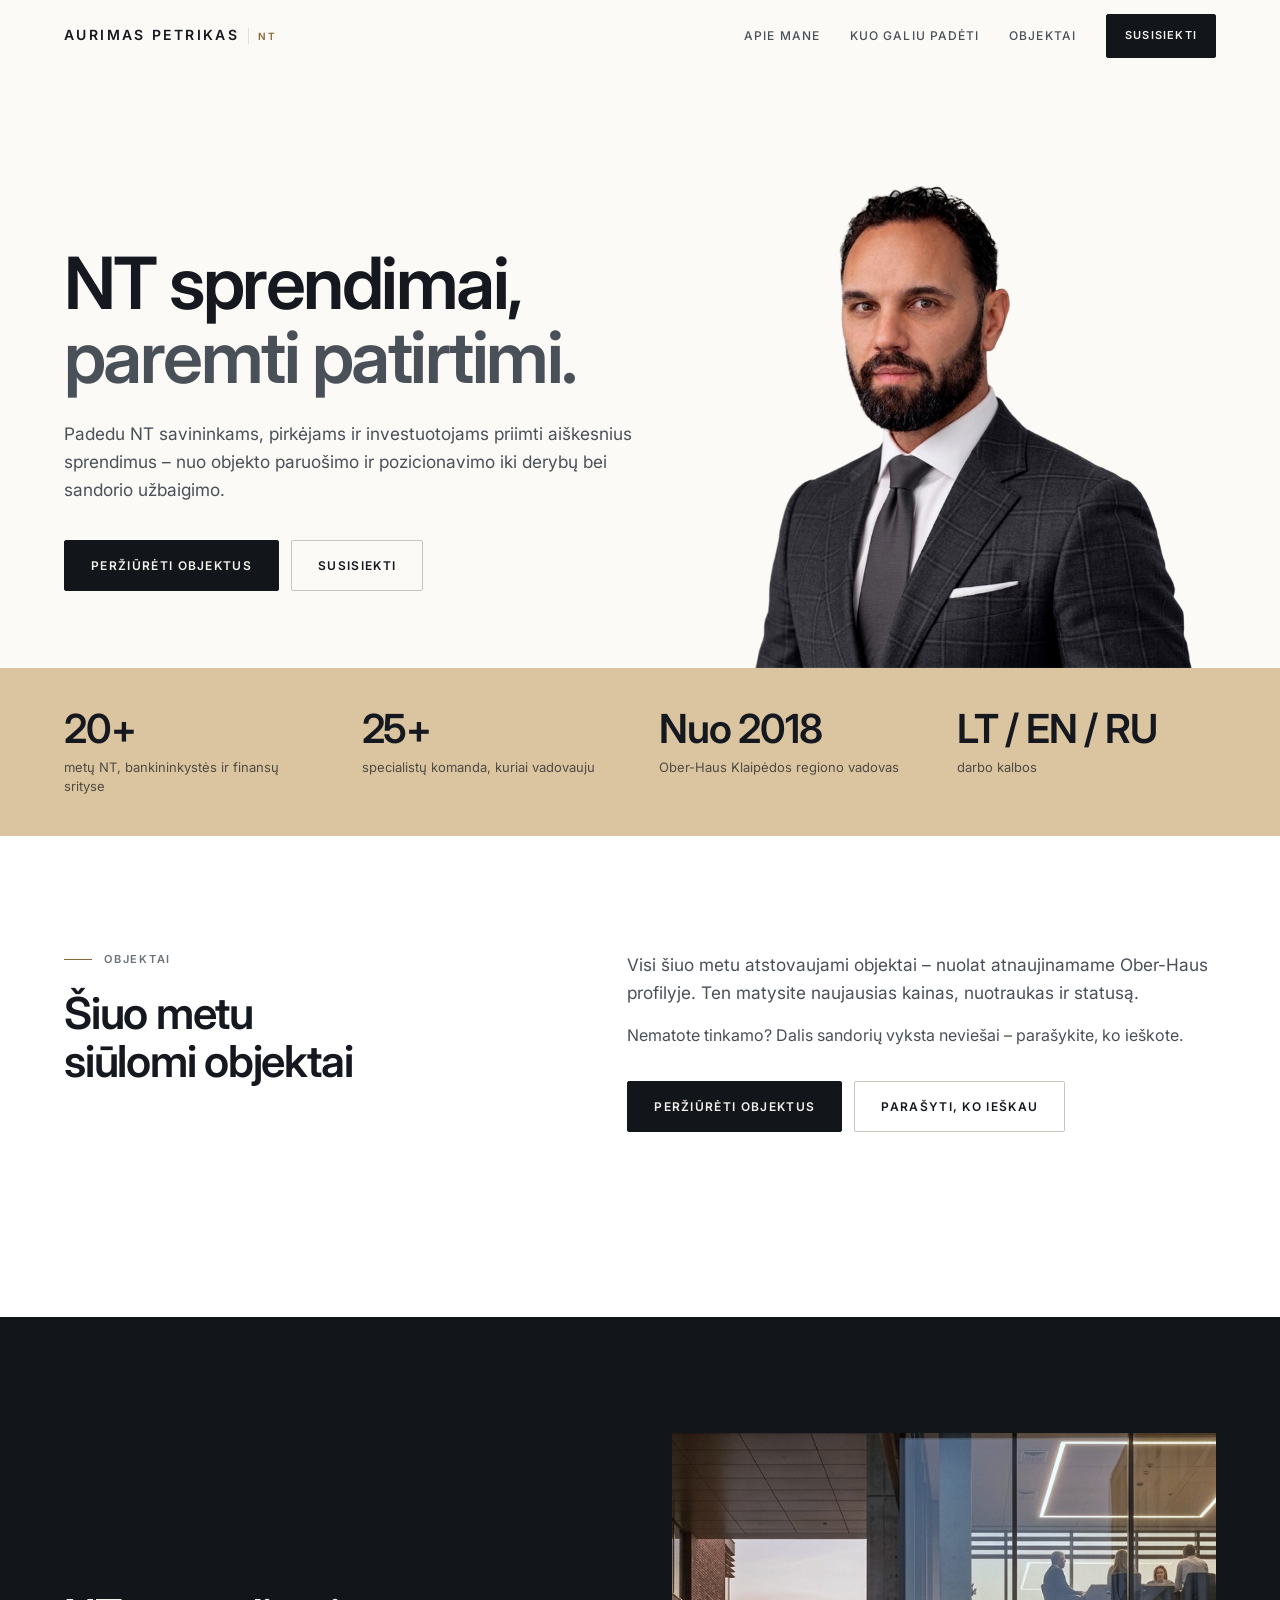
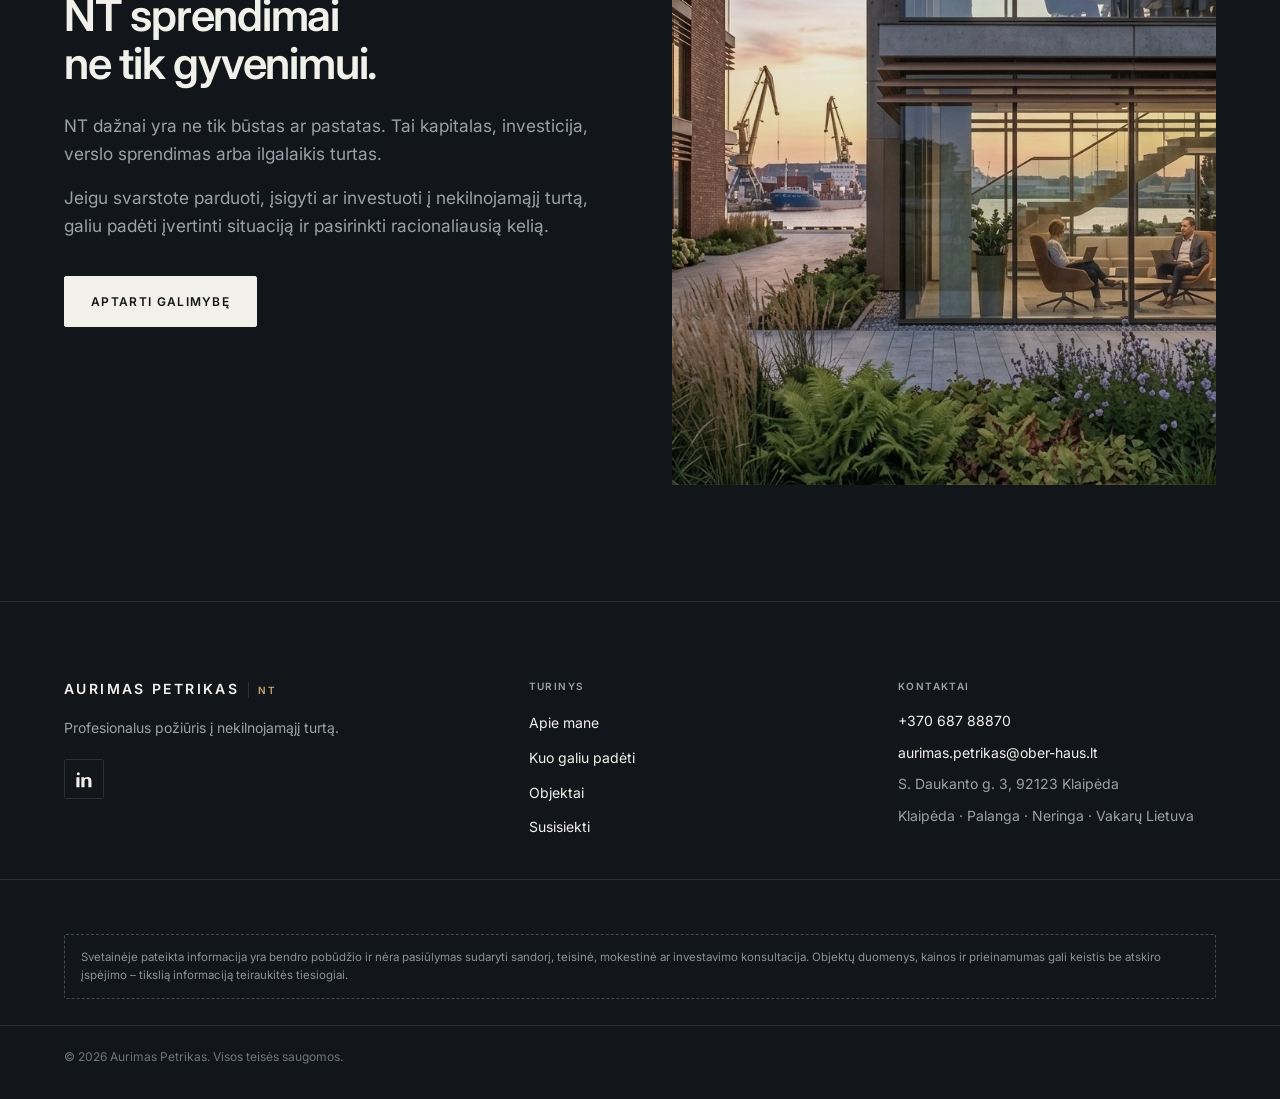
<file: index.html>
<!DOCTYPE html>
<html lang="lt">
<head>
<meta charset="utf-8">
<meta name="viewport" content="width=device-width, initial-scale=1">

<title>Aurimas Petrikas | Nekilnojamasis turtas Klaipėdoje ir Vakarų Lietuvoje</title>
<meta name="description" content="Aurimas Petrikas — nekilnojamojo turto ekspertas Klaipėdoje. Būsto, komercinio NT, sklypų ir investicinių objektų pardavimas, nuoma, vertinimas ir derybos Klaipėdos, Palangos, Neringos bei Vakarų Lietuvos regione.">
<meta name="author" content="Aurimas Petrikas">
<meta name="robots" content="index, follow">
<link rel="canonical" href="https://www.aurimas.pro/">

<meta property="og:url" content="https://www.aurimas.pro/">
<meta property="og:type" content="profile">
<meta property="og:locale" content="lt_LT">
<meta property="og:title" content="Aurimas Petrikas | Nekilnojamasis turtas Klaipėdoje">
<meta property="og:description" content="Padedu NT savininkams, pirkėjams ir investuotojams priimti aiškesnius sprendimus — nuo objekto paruošimo iki sandorio užbaigimo.">
<meta property="og:image" content="https://www.aurimas.pro/assets/img/og-image.jpg">
<meta property="og:image:width" content="1200">
<meta property="og:image:height" content="628">
<meta property="og:image:type" content="image/jpeg">
<meta property="og:image:alt" content="Aurimas Petrikas – NT sprendimai, paremti patirtimi">
<meta name="twitter:card" content="summary_large_image">
<meta name="twitter:image" content="https://www.aurimas.pro/assets/img/og-image.jpg">

<meta name="theme-color" content="#12161B">
<link rel="icon" href="assets/img/favicon.svg" type="image/svg+xml">

<link rel="preconnect" href="https://fonts.googleapis.com">
<link rel="preconnect" href="https://fonts.gstatic.com" crossorigin>
<link rel="stylesheet" href="https://fonts.googleapis.com/css2?family=Inter:wght@400;500;600&display=swap">
<link rel="stylesheet" href="assets/css/style.css">
</head>
<body>

<a class="skip" href="#turinys">Pereiti prie turinio</a>

<!-- ======================= NAVIGACIJA ======================= -->
<header class="nav" id="nav">
  <div class="nav__inner">
    <a class="brand" href="index.html" aria-label="Aurimas Petrikas – pradžia">
      <span class="brand__name">Aurimas Petrikas</span>
      <span class="brand__mark">NT</span>
    </a>

    <button class="nav__toggle" id="navToggle" aria-label="Atidaryti meniu"
            aria-expanded="false" aria-controls="navMenu"><span></span></button>

    <nav class="nav__menu" id="navMenu" aria-label="Pagrindinė navigacija">
      <a class="nav__link" href="apie-mane.html">Apie mane</a>
      <a class="nav__link" href="kuo-galiu-padeti.html">Kuo galiu padėti</a>
      <a class="nav__link js-listings" href="https://www.ober-haus.lt/darbuotoju-kontaktai/aurimas-petrikas/?objektai"
         target="_blank" rel="noopener">Objektai</a>
      <a class="btn btn--sm" href="susisiekti.html">Susisiekti</a>
    </nav>
  </div>
</header>

<main id="turinys">

<!-- ======================= HERO ======================= -->
<section class="section hero">
  <div class="wrap">
    <div class="hero__grid">

      <div class="hero__copy">
        <h1 class="h-display hero__title">
          <span>NT sprendimai,</span>
          <span class="accent-line">paremti patirtimi.</span>
        </h1>

        <p class="lede hero__lede">
          Padedu NT savininkams, pirkėjams ir investuotojams priimti aiškesnius
          sprendimus – nuo objekto paruošimo ir pozicionavimo iki derybų bei
          sandorio užbaigimo.
        </p>

        <div class="btn-row hero__cta">
          <a class="btn js-listings" href="https://www.ober-haus.lt/darbuotoju-kontaktai/aurimas-petrikas/?objektai"
             target="_blank" rel="noopener">Peržiūrėti objektus</a>
          <a class="btn btn--ghost" href="susisiekti.html">Susisiekti</a>
        </div>
      </div>

      <figure class="hero__figure">
        <img class="hero__portrait" src="assets/img/aurimas-petrikas.png"
             srcset="assets/img/aurimas-petrikas-720.png 720w,
                     assets/img/aurimas-petrikas.png 970w"
             sizes="(max-width: 900px) 360px, 480px"
             width="970" height="1024" fetchpriority="high"
             alt="Aurimas Petrikas, nekilnojamojo turto ekspertas">
      </figure>

    </div>
  </div>
</section>

<!-- ======================= SKAIČIŲ JUOSTA ======================= -->
<section class="band" aria-label="Patirtis skaičiais">
  <div class="wrap">
    <div class="band__grid">
      <div class="band__item">
        <p class="band__v">20+</p>
        <p class="band__l">metų NT, bankininkystės ir finansų srityse</p>
      </div>
      <div class="band__item">
        <p class="band__v">25+</p>
        <p class="band__l">specialistų komanda, kuriai vadovauju</p>
      </div>
      <div class="band__item">
        <p class="band__v">Nuo 2018</p>
        <p class="band__l">Ober-Haus Klaipėdos regiono vadovas</p>
      </div>
      <div class="band__item">
        <p class="band__v">LT / EN / RU</p>
        <p class="band__l">darbo kalbos</p>
      </div>
    </div>
  </div>
</section>

<!-- ======================= OBJEKTAI ======================= -->
<section class="section section--white" id="objektai">
  <div class="wrap">
    <div class="sec-head">
      <div class="sec-head__title">
        <p class="eyebrow">Objektai</p>
        <h2 class="h-section">Šiuo metu<br>siūlomi objektai</h2>
      </div>
      <div>
        <p class="lede">
          Visi šiuo metu atstovaujami objektai – nuolat atnaujinamame Ober-Haus
          profilyje. Ten matysite naujausias kainas, nuotraukas ir statusą.
        </p>
        <p class="body-text" style="margin-top:16px">
          Nematote tinkamo? Dalis sandorių vyksta neviešai – parašykite, ko
          ieškote.
        </p>
        <div class="btn-row" style="margin-top:32px">
          <a class="btn js-listings" href="https://www.ober-haus.lt/darbuotoju-kontaktai/aurimas-petrikas/?objektai"
             target="_blank" rel="noopener">Peržiūrėti objektus</a>
          <a class="btn btn--ghost" href="susisiekti.html">Parašyti, ko ieškau</a>
        </div>
      </div>
    </div>
  </div>
</section>

<!-- ======================= INVESTUOTOJAMS ======================= -->
<section class="section section--ink" id="investicijos">
  <div class="wrap">
    <div class="inv__grid">
      <div>
        <h2 class="h-section">NT sprendimai<br>ne tik gyvenimui.</h2>
        <p class="lede" style="margin-top:24px">
          NT dažnai yra ne tik būstas ar pastatas. Tai kapitalas, investicija,
          verslo sprendimas arba ilgalaikis turtas.
        </p>
        <p class="lede" style="margin-top:16px">
          Jeigu svarstote parduoti, įsigyti ar investuoti į nekilnojamąjį turtą,
          galiu padėti įvertinti situaciją ir pasirinkti racionaliausią kelią.
        </p>

        <div class="btn-row" style="margin-top:36px">
          <a class="btn btn--on-ink" href="susisiekti.html">Aptarti galimybę</a>
        </div>
      </div>

      <figure class="inv__media">
        <img src="assets/img/klaipeda-uostas-biurai.jpg"
             loading="lazy" decoding="async" width="1282" height="832"
             alt="Šiuolaikinis biurų pastatas prie uosto krantinės vakarėjant">
      </figure>
    </div>
  </div>
</section>

</main>

<!-- ======================= FOOTER ======================= -->
<footer class="footer">
  <div class="wrap">
    <div class="footer__top">
      <div>
        <span class="brand">
          <span class="brand__name">Aurimas Petrikas</span>
          <span class="brand__mark">NT</span>
        </span>
        <p class="footer__tag">Profesionalus požiūris į nekilnojamąjį turtą.</p>
        <div class="footer__social" id="social"></div>
      </div>

      <div>
        <p class="footer__h">Turinys</p>
        <ul class="footer__nav">
          <li><a href="apie-mane.html">Apie mane</a></li>
          <li><a href="kuo-galiu-padeti.html">Kuo galiu padėti</a></li>
          <li><a class="js-listings" href="https://www.ober-haus.lt/darbuotoju-kontaktai/aurimas-petrikas/?objektai"
                 target="_blank" rel="noopener">Objektai</a></li>
          <li><a href="susisiekti.html">Susisiekti</a></li>
        </ul>
      </div>

      <div>
        <p class="footer__h">Kontaktai</p>
        <ul class="footer__contact" id="footerContact"></ul>
      </div>
    </div>

    <div class="legal">
      <p class="footer__h" id="legalHead" hidden>Teisinė informacija</p>
      <div class="legal__grid" id="legalGrid"></div>
      <div class="legal__links" id="legalLinks"></div>

      <p class="disclaimer">
        Svetainėje pateikta informacija yra bendro pobūdžio ir nėra pasiūlymas
        sudaryti sandorį, teisinė, mokestinė ar investavimo konsultacija.
        Objektų duomenys, kainos ir prieinamumas gali keistis be atskiro
        įspėjimo – tikslią informaciją teiraukitės tiesiogiai.
      </p>

      <div class="legal__bar">
        <span>&copy; <span id="year">2026</span> Aurimas Petrikas. Visos teisės saugomos.</span>
      </div>
    </div>
  </div>
</footer>

<!-- ======================= MOBILI KONTAKTŲ JUOSTA =======================
     Rodoma tik telefone ir planšetėje (iki 900 px), visuose puslapiuose.
     Adresai sinchronizuojami iš assets/js/data.js, bet įrašyti ir čia,
     kad veiktų be JavaScript. -->
<div class="mobile-bar" role="group" aria-label="Greitieji kontaktai">
  <a class="mobile-bar__icon js-tel" href="tel:+37068788870" aria-label="Skambinti Aurimui">
    <svg width="20" height="20" viewBox="0 0 24 24" aria-hidden="true">
      <path fill="currentColor" d="M6.6 10.8c1.4 2.8 3.8 5.1 6.6 6.6l2.2-2.2c.3-.3.7-.4 1-.2 1.1.4 2.3.6 3.6.6.6 0 1 .4 1 1V20c0 .6-.4 1-1 1-9.4 0-17-7.6-17-17 0-.6.4-1 1-1h3.5c.6 0 1 .4 1 1 0 1.2.2 2.4.6 3.6.1.4 0 .7-.2 1l-2.3 2.2z"/>
    </svg>
  </a>
  <a class="mobile-bar__icon js-mail" href="mailto:aurimas.petrikas@ober-haus.lt" aria-label="Rašyti el. laišką">
    <svg width="20" height="20" viewBox="0 0 24 24" aria-hidden="true">
      <path fill="currentColor" d="M3 5h18c.6 0 1 .4 1 1v12c0 .6-.4 1-1 1H3c-.6 0-1-.4-1-1V6c0-.6.4-1 1-1zm9 8L4.2 7.4v10.1h15.6V7.4L12 13z"/>
    </svg>
  </a>
  <a class="mobile-bar__cta" href="susisiekti.html">Nemokama konsultacija</a>
</div>

<script src="assets/js/data.js"></script>
<script src="assets/js/main.js"></script>

<!-- Struktūriniai duomenys – tik patikrinti, viešai skelbiami faktai. -->
<script type="application/ld+json">
{
  "@context": "https://schema.org",
  "@type": "Person",
  "name": "Aurimas Petrikas",
  "jobTitle": "Klaipėdos regiono vadovas",
  "telephone": "+370 687 88870",
  "email": "aurimas.petrikas@ober-haus.lt",
  "knowsLanguage": ["lt", "en", "ru"],
  "worksFor": { "@type": "Organization", "name": "Ober-Haus Lietuva" },
  "alumniOf": {
    "@type": "CollegeOrUniversity",
    "name": "Roberts Wesleyan University",
    "address": { "@type": "PostalAddress", "addressRegion": "NY", "addressCountry": "US" }
  },
  "workLocation": {
    "@type": "Place",
    "address": {
      "@type": "PostalAddress",
      "streetAddress": "S. Daukanto g. 3",
      "postalCode": "92123",
      "addressLocality": "Klaipėda",
      "addressCountry": "LT"
    }
  },
  "sameAs": ["https://www.linkedin.com/in/aurimas-petrikas-911b3b21/"]
}
</script>

</body>
</html>
</file>
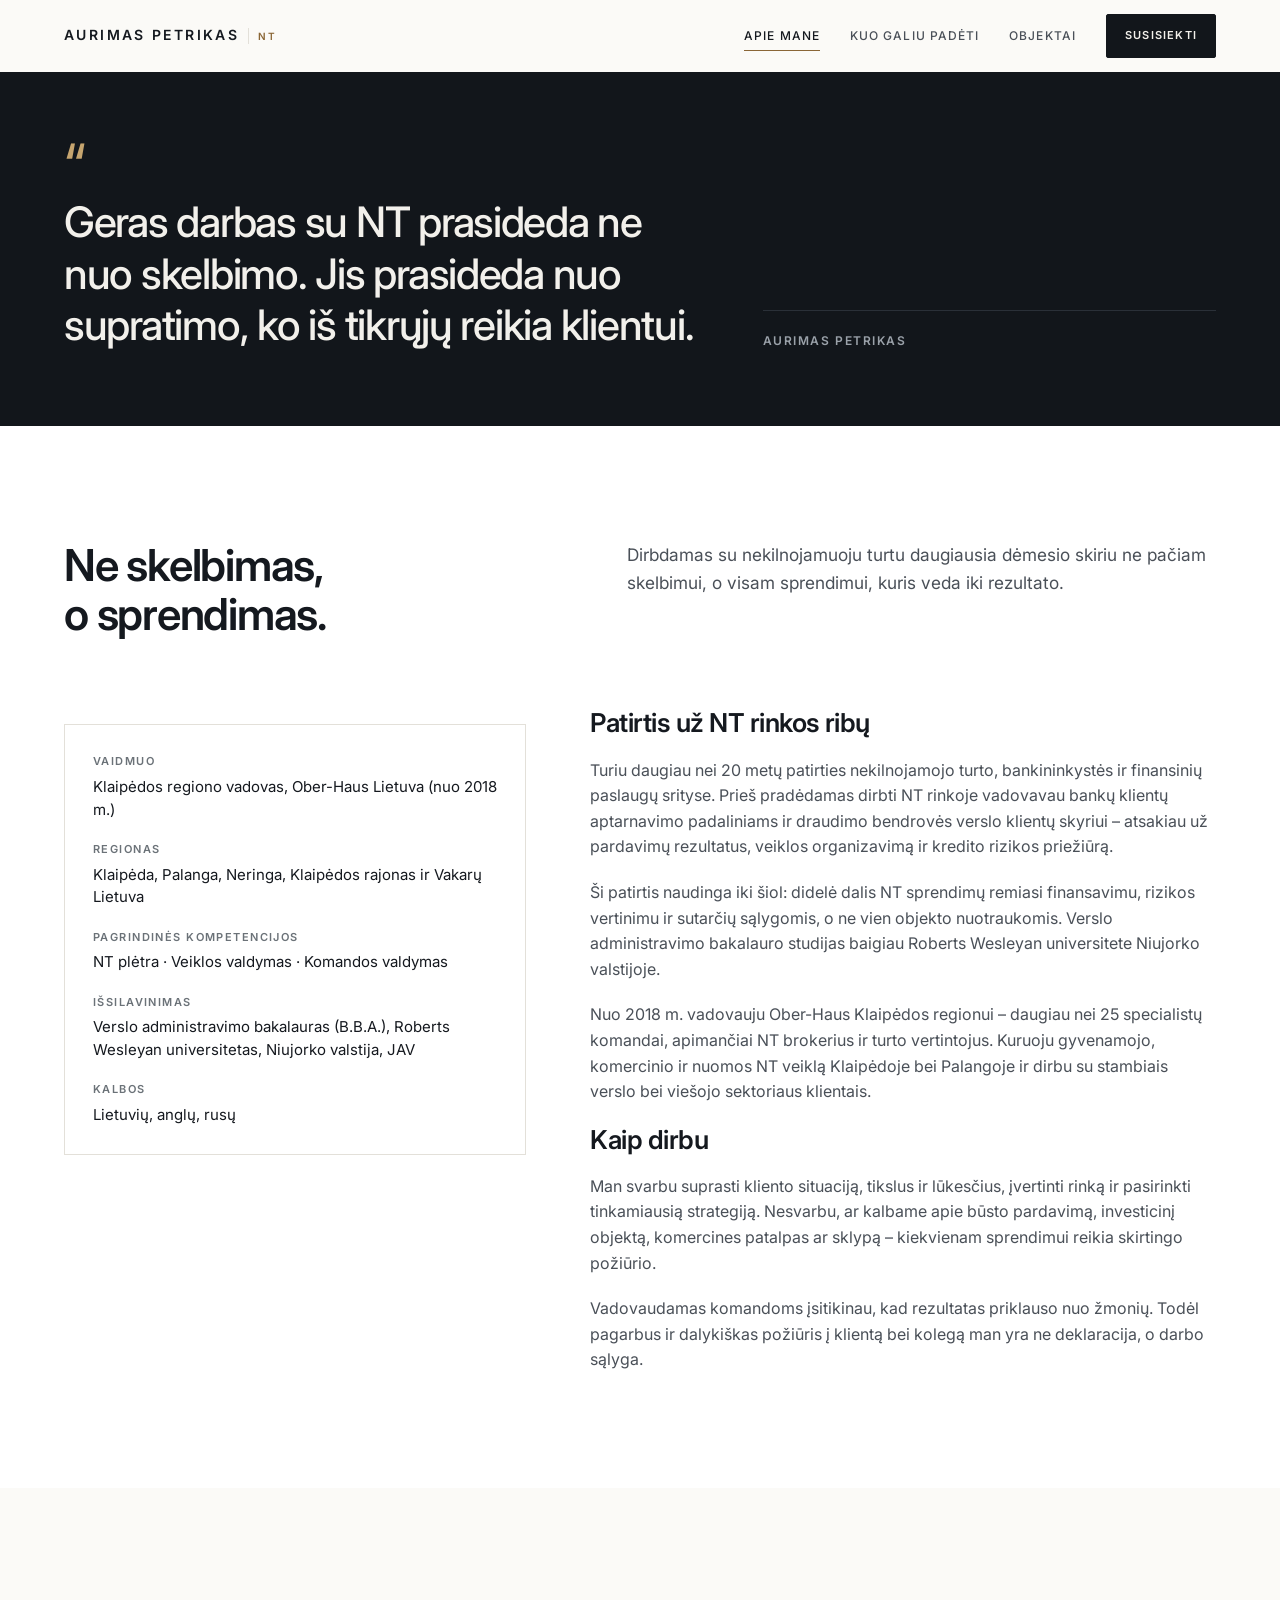
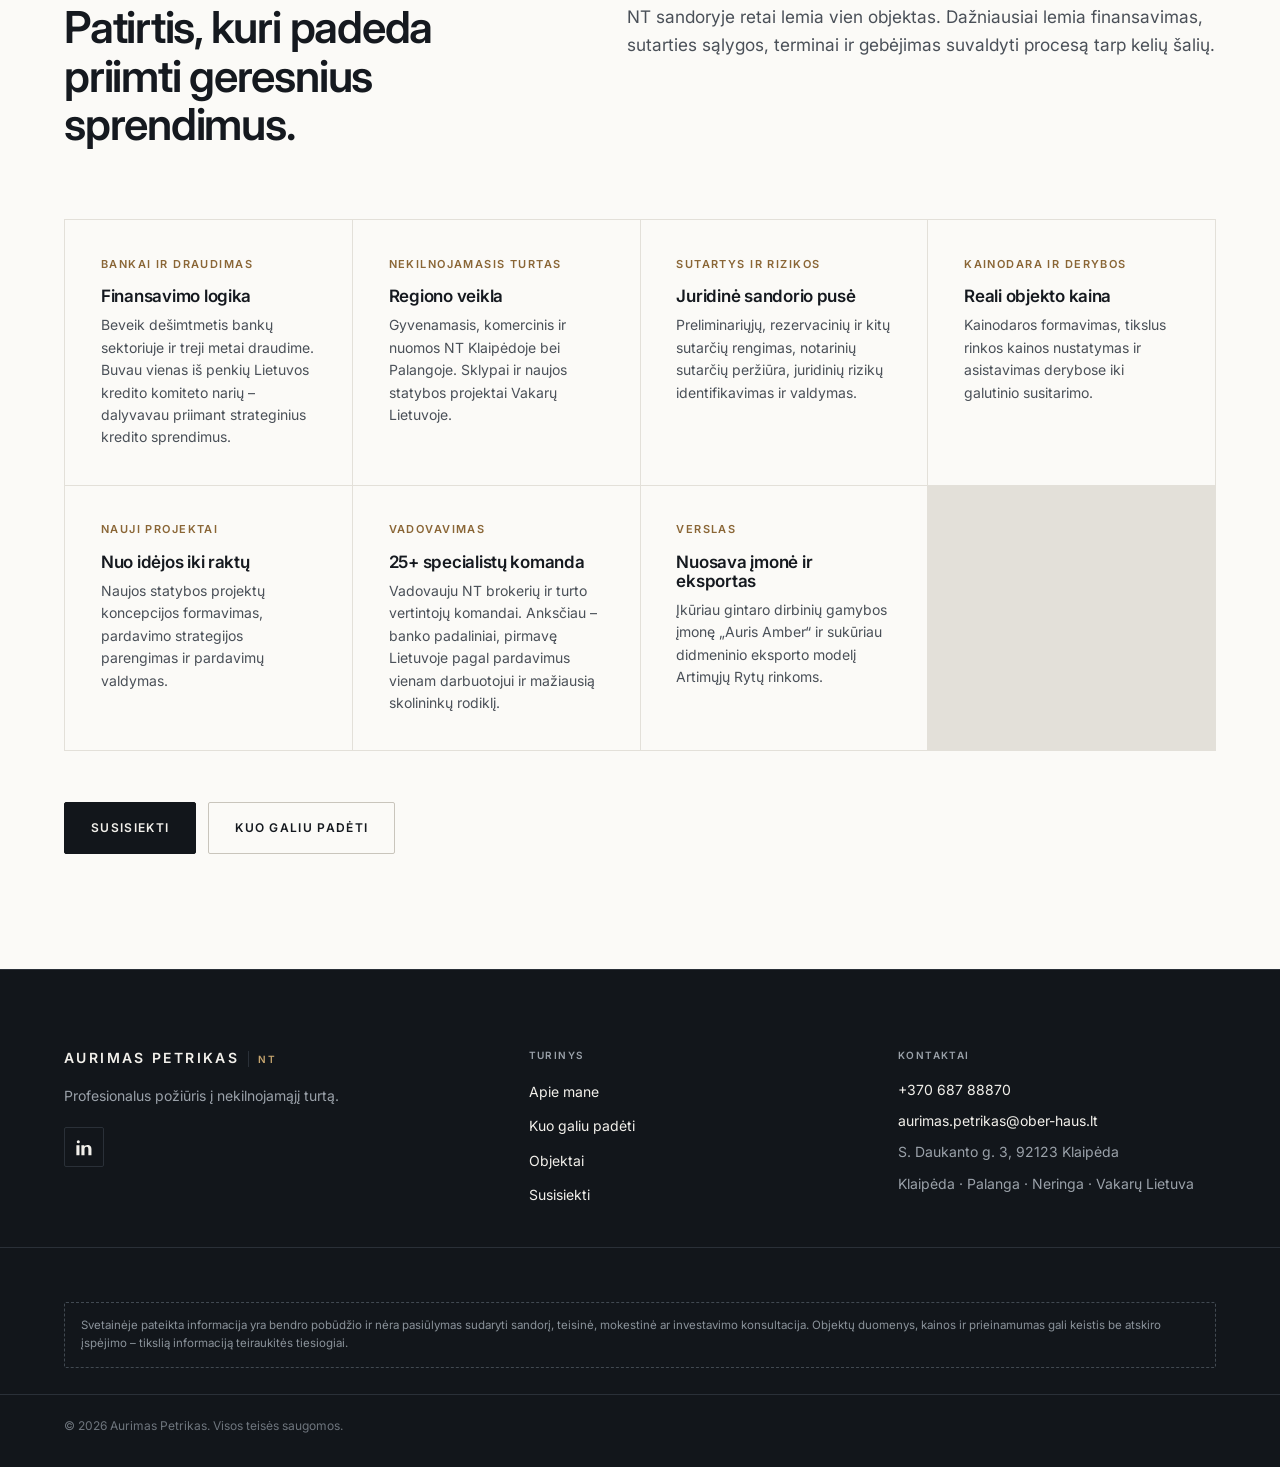
<file: apie-mane.html>
<!DOCTYPE html>
<html lang="lt">
<head>
<meta charset="utf-8">
<meta name="viewport" content="width=device-width, initial-scale=1">

<title>Apie mane | Aurimas Petrikas – NT ekspertas Klaipėdoje</title>
<meta name="description" content="Aurimas Petrikas – Ober-Haus Klaipėdos regiono vadovas. Daugiau nei 20 metų patirties nekilnojamojo turto, bankininkystės ir finansinių paslaugų srityse.">
<meta name="robots" content="index, follow">

<link rel="canonical" href="https://www.aurimas.pro/apie-mane.html">
<meta property="og:url" content="https://www.aurimas.pro/apie-mane.html">
<meta property="og:type" content="profile">
<meta property="og:locale" content="lt_LT">
<meta property="og:title" content="Apie mane | Aurimas Petrikas">
<meta property="og:description" content="Daugiau nei 20 metų patirties NT, bankininkystės ir finansinių paslaugų srityse.">
<meta property="og:image" content="https://www.aurimas.pro/assets/img/og-image.jpg">
<meta property="og:image:width" content="1200">
<meta property="og:image:height" content="628">
<meta property="og:image:type" content="image/jpeg">
<meta property="og:image:alt" content="Aurimas Petrikas – NT sprendimai, paremti patirtimi">
<meta name="twitter:card" content="summary_large_image">
<meta name="twitter:image" content="https://www.aurimas.pro/assets/img/og-image.jpg">

<meta name="theme-color" content="#12161B">
<link rel="icon" href="assets/img/favicon.svg" type="image/svg+xml">

<link rel="preconnect" href="https://fonts.googleapis.com">
<link rel="preconnect" href="https://fonts.gstatic.com" crossorigin>
<link rel="stylesheet" href="https://fonts.googleapis.com/css2?family=Inter:wght@400;500;600&display=swap">
<link rel="stylesheet" href="assets/css/style.css">
</head>
<body>

<a class="skip" href="#turinys">Pereiti prie turinio</a>

<!-- ======================= NAVIGACIJA ======================= -->
<header class="nav" id="nav">
  <div class="nav__inner">
    <a class="brand" href="index.html" aria-label="Aurimas Petrikas – pradžia">
      <span class="brand__name">Aurimas Petrikas</span>
      <span class="brand__mark">NT</span>
    </a>

    <button class="nav__toggle" id="navToggle" aria-label="Atidaryti meniu"
            aria-expanded="false" aria-controls="navMenu"><span></span></button>

    <nav class="nav__menu" id="navMenu" aria-label="Pagrindinė navigacija">
      <a class="nav__link" href="apie-mane.html" aria-current="page">Apie mane</a>
      <a class="nav__link" href="kuo-galiu-padeti.html">Kuo galiu padėti</a>
      <a class="nav__link js-listings" href="https://www.ober-haus.lt/darbuotoju-kontaktai/aurimas-petrikas/?objektai"
         target="_blank" rel="noopener">Objektai</a>
      <a class="btn btn--sm" href="susisiekti.html">Susisiekti</a>
    </nav>
  </div>
</header>

<main class="page" id="turinys">

<!-- ======================= CITATOS JUOSTA ======================= -->
<section class="section section--ink quote-band">
  <div class="wrap">
    <span class="quote__mark" aria-hidden="true">&ldquo;</span>
    <div class="quote__wrap">
      <blockquote class="quote quote--wide">
        Geras darbas su NT prasideda ne nuo skelbimo. Jis prasideda nuo
        supratimo, ko iš tikrųjų reikia klientui.
      </blockquote>
      <p class="quote__by">Aurimas Petrikas</p>
    </div>
  </div>
</section>

<!-- ======================= APIE MANE ======================= -->
<section class="section section--white" id="apie">
  <div class="wrap">
    <div class="sec-head">
      <div class="sec-head__title">
        <h1 class="h-section">Ne skelbimas,<br>o sprendimas.</h1>
      </div>
      <p class="lede">
        Dirbdamas su nekilnojamuoju turtu daugiausia dėmesio skiriu ne pačiam
        skelbimui, o visam sprendimui, kuris veda iki rezultato.
      </p>
    </div>

    <div class="about__grid">
      <aside class="about__aside">
        <dl class="about__card">
          <dt>Vaidmuo</dt>
          <dd>Klaipėdos regiono vadovas, Ober-Haus Lietuva (nuo 2018 m.)</dd>
          <dt>Regionas</dt>
          <dd>Klaipėda, Palanga, Neringa, Klaipėdos rajonas ir Vakarų Lietuva</dd>
          <dt>Pagrindinės kompetencijos</dt>
          <dd>NT plėtra · Veiklos valdymas · Komandos valdymas</dd>
          <dt>Išsilavinimas</dt>
          <dd>Verslo administravimo bakalauras (B.B.A.), Roberts Wesleyan universitetas, Niujorko valstija, JAV</dd>
          <dt>Kalbos</dt>
          <dd>Lietuvių, anglų, rusų</dd>
        </dl>
      </aside>

      <div class="about__text">
        <h2 class="h-sub">Patirtis už NT rinkos ribų</h2>
        <p class="body-text">
          Turiu daugiau nei 20 metų patirties nekilnojamojo turto,
          bankininkystės ir finansinių paslaugų srityse. Prieš pradėdamas
          dirbti NT rinkoje vadovavau bankų klientų aptarnavimo padaliniams
          ir draudimo bendrovės verslo klientų skyriui – atsakiau už pardavimų
          rezultatus, veiklos organizavimą ir kredito rizikos priežiūrą.
        </p>
        <p class="body-text">
          Ši patirtis naudinga iki šiol: didelė dalis NT sprendimų remiasi
          finansavimu, rizikos vertinimu ir sutarčių sąlygomis, o ne vien
          objekto nuotraukomis. Verslo administravimo bakalauro studijas
          baigiau Roberts Wesleyan universitete Niujorko valstijoje.
        </p>
        <p class="body-text">
          Nuo 2018 m. vadovauju Ober-Haus Klaipėdos regionui – daugiau nei
          25 specialistų komandai, apimančiai NT brokerius ir turto
          vertintojus. Kuruoju gyvenamojo, komercinio ir nuomos NT veiklą
          Klaipėdoje bei Palangoje ir dirbu su stambiais verslo bei viešojo
          sektoriaus klientais.
        </p>

        <h2 class="h-sub">Kaip dirbu</h2>
        <p class="body-text">
          Man svarbu suprasti kliento situaciją, tikslus ir lūkesčius, įvertinti
          rinką ir pasirinkti tinkamiausią strategiją. Nesvarbu, ar kalbame apie
          būsto pardavimą, investicinį objektą, komercines patalpas ar sklypą –
          kiekvienam sprendimui reikia skirtingo požiūrio.
        </p>
        <p class="body-text">
          Vadovaudamas komandoms įsitikinau, kad rezultatas priklauso nuo žmonių.
          Todėl pagarbus ir dalykiškas požiūris į klientą bei kolegą man yra ne
          deklaracija, o darbo sąlyga.
        </p>
      </div>
    </div>
  </div>
</section>

<!-- ======================= PATIRTIS ======================= -->
<section class="section" id="patirtis">
  <div class="wrap">
    <div class="sec-head">
      <div class="sec-head__title">
        <h2 class="h-section">Patirtis, kuri padeda<br>priimti geresnius sprendimus.</h2>
      </div>
      <p class="lede">
        NT sandoryje retai lemia vien objektas. Dažniausiai lemia finansavimas,
        sutarties sąlygos, terminai ir gebėjimas suvaldyti procesą tarp kelių
        šalių.
      </p>
    </div>

    <div class="exp-grid">
      <article class="exp reveal">
        <p class="exp__k">Bankai ir draudimas</p>
        <h3 class="exp__t">Finansavimo logika</h3>
        <p class="exp__d">
          Beveik dešimtmetis bankų sektoriuje ir treji metai draudime. Buvau
          vienas iš penkių Lietuvos kredito komiteto narių – dalyvavau
          priimant strateginius kredito sprendimus.
        </p>
      </article>
      <article class="exp reveal">
        <p class="exp__k">Nekilnojamasis turtas</p>
        <h3 class="exp__t">Regiono veikla</h3>
        <p class="exp__d">
          Gyvenamasis, komercinis ir nuomos NT Klaipėdoje bei Palangoje.
          Sklypai ir naujos statybos projektai Vakarų Lietuvoje.
        </p>
      </article>
      <article class="exp reveal">
        <p class="exp__k">Sutartys ir rizikos</p>
        <h3 class="exp__t">Juridinė sandorio pusė</h3>
        <p class="exp__d">
          Preliminariųjų, rezervacinių ir kitų sutarčių rengimas, notarinių
          sutarčių peržiūra, juridinių rizikų identifikavimas ir valdymas.
        </p>
      </article>
      <article class="exp reveal">
        <p class="exp__k">Kainodara ir derybos</p>
        <h3 class="exp__t">Reali objekto kaina</h3>
        <p class="exp__d">
          Kainodaros formavimas, tikslus rinkos kainos nustatymas ir asistavimas
          derybose iki galutinio susitarimo.
        </p>
      </article>
      <article class="exp reveal">
        <p class="exp__k">Nauji projektai</p>
        <h3 class="exp__t">Nuo idėjos iki raktų</h3>
        <p class="exp__d">
          Naujos statybos projektų koncepcijos formavimas, pardavimo strategijos
          parengimas ir pardavimų valdymas.
        </p>
      </article>
      <article class="exp reveal">
        <p class="exp__k">Vadovavimas</p>
        <h3 class="exp__t">25+ specialistų komanda</h3>
        <p class="exp__d">
          Vadovauju NT brokerių ir turto vertintojų komandai. Anksčiau –
          banko padaliniai, pirmavę Lietuvoje pagal pardavimus vienam
          darbuotojui ir mažiausią skolininkų rodiklį.
        </p>
      </article>
      <article class="exp reveal">
        <p class="exp__k">Verslas</p>
        <h3 class="exp__t">Nuosava įmonė ir eksportas</h3>
        <p class="exp__d">
          Įkūriau gintaro dirbinių gamybos įmonę „Auris Amber“ ir sukūriau
          didmeninio eksporto modelį Artimųjų Rytų rinkoms.
        </p>
      </article>
    </div>

    <div class="btn-row mt-l">
      <a class="btn" href="susisiekti.html">Susisiekti</a>
      <a class="btn btn--ghost" href="kuo-galiu-padeti.html">Kuo galiu padėti</a>
    </div>
  </div>
</section>

</main>

<!-- ======================= FOOTER ======================= -->
<footer class="footer">
  <div class="wrap">
    <div class="footer__top">
      <div>
        <span class="brand">
          <span class="brand__name">Aurimas Petrikas</span>
          <span class="brand__mark">NT</span>
        </span>
        <p class="footer__tag">Profesionalus požiūris į nekilnojamąjį turtą.</p>
        <div class="footer__social" id="social"></div>
      </div>

      <div>
        <p class="footer__h">Turinys</p>
        <ul class="footer__nav">
          <li><a href="apie-mane.html">Apie mane</a></li>
          <li><a href="kuo-galiu-padeti.html">Kuo galiu padėti</a></li>
          <li><a class="js-listings" href="https://www.ober-haus.lt/darbuotoju-kontaktai/aurimas-petrikas/?objektai"
                 target="_blank" rel="noopener">Objektai</a></li>
          <li><a href="susisiekti.html">Susisiekti</a></li>
        </ul>
      </div>

      <div>
        <p class="footer__h">Kontaktai</p>
        <ul class="footer__contact" id="footerContact"></ul>
      </div>
    </div>

    <div class="legal">
      <p class="footer__h" id="legalHead" hidden>Teisinė informacija</p>
      <div class="legal__grid" id="legalGrid"></div>
      <div class="legal__links" id="legalLinks"></div>

      <p class="disclaimer">
        Svetainėje pateikta informacija yra bendro pobūdžio ir nėra pasiūlymas
        sudaryti sandorį, teisinė, mokestinė ar investavimo konsultacija.
        Objektų duomenys, kainos ir prieinamumas gali keistis be atskiro
        įspėjimo – tikslią informaciją teiraukitės tiesiogiai.
      </p>

      <div class="legal__bar">
        <span>&copy; <span id="year">2026</span> Aurimas Petrikas. Visos teisės saugomos.</span>
      </div>
    </div>
  </div>
</footer>

<!-- ======================= MOBILI KONTAKTŲ JUOSTA =======================
     Rodoma tik telefone ir planšetėje (iki 900 px), visuose puslapiuose.
     Adresai sinchronizuojami iš assets/js/data.js, bet įrašyti ir čia,
     kad veiktų be JavaScript. -->
<div class="mobile-bar" role="group" aria-label="Greitieji kontaktai">
  <a class="mobile-bar__icon js-tel" href="tel:+37068788870" aria-label="Skambinti Aurimui">
    <svg width="20" height="20" viewBox="0 0 24 24" aria-hidden="true">
      <path fill="currentColor" d="M6.6 10.8c1.4 2.8 3.8 5.1 6.6 6.6l2.2-2.2c.3-.3.7-.4 1-.2 1.1.4 2.3.6 3.6.6.6 0 1 .4 1 1V20c0 .6-.4 1-1 1-9.4 0-17-7.6-17-17 0-.6.4-1 1-1h3.5c.6 0 1 .4 1 1 0 1.2.2 2.4.6 3.6.1.4 0 .7-.2 1l-2.3 2.2z"/>
    </svg>
  </a>
  <a class="mobile-bar__icon js-mail" href="mailto:aurimas.petrikas@ober-haus.lt" aria-label="Rašyti el. laišką">
    <svg width="20" height="20" viewBox="0 0 24 24" aria-hidden="true">
      <path fill="currentColor" d="M3 5h18c.6 0 1 .4 1 1v12c0 .6-.4 1-1 1H3c-.6 0-1-.4-1-1V6c0-.6.4-1 1-1zm9 8L4.2 7.4v10.1h15.6V7.4L12 13z"/>
    </svg>
  </a>
  <a class="mobile-bar__cta" href="susisiekti.html">Nemokama konsultacija</a>
</div>

<script src="assets/js/data.js"></script>
<script src="assets/js/main.js"></script>
</body>
</html>
</file>
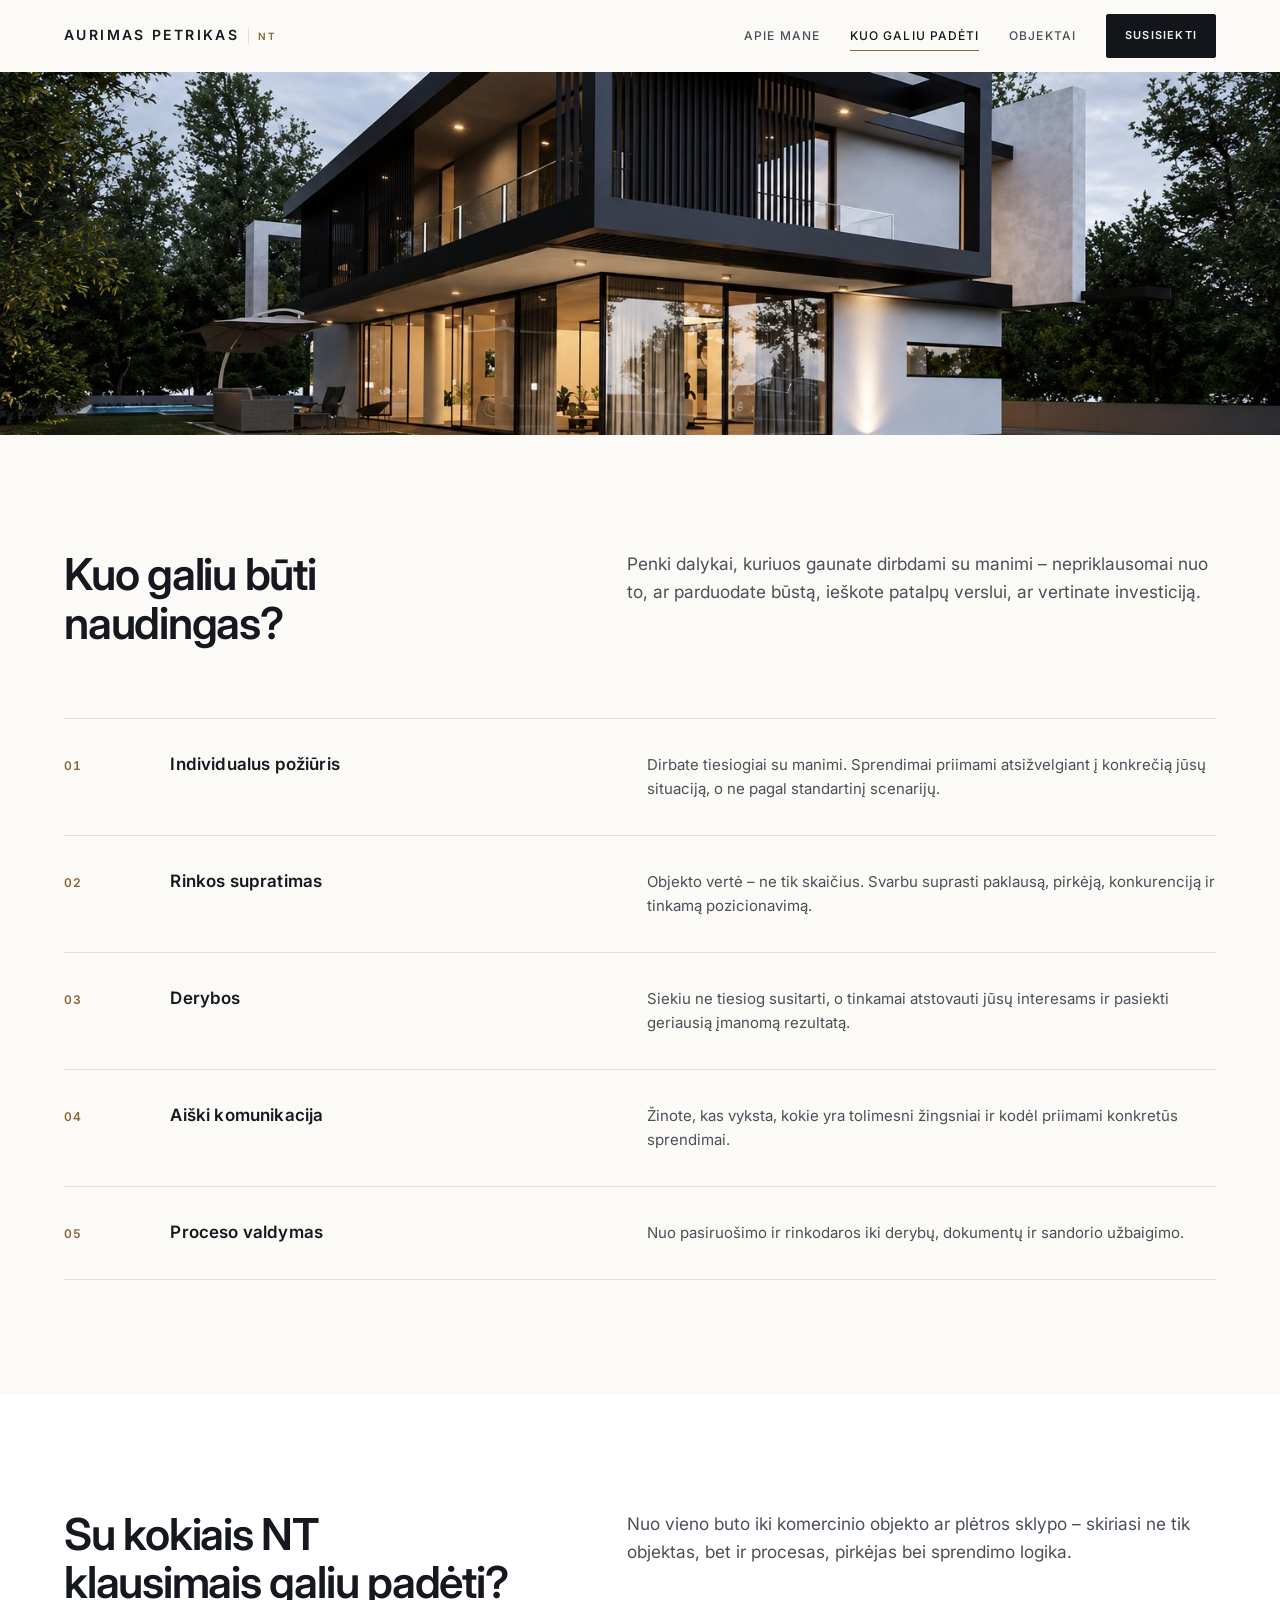
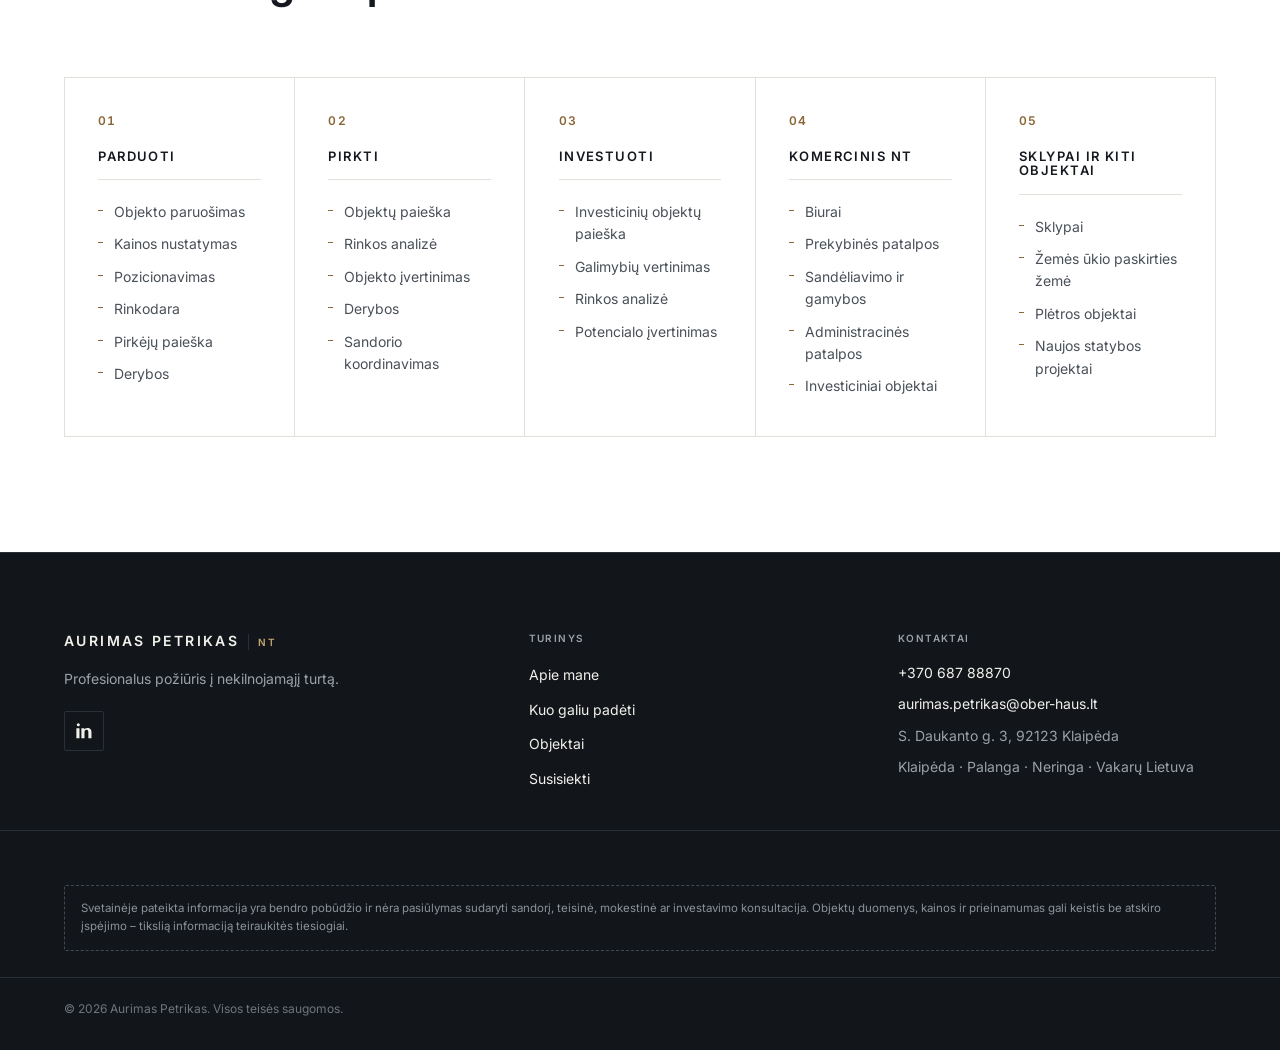
<file: kuo-galiu-padeti.html>
<!DOCTYPE html>
<html lang="lt">
<head>
<meta charset="utf-8">
<meta name="viewport" content="width=device-width, initial-scale=1">

<title>Kuo galiu padėti | Aurimas Petrikas – NT Klaipėdoje</title>
<meta name="description" content="NT pardavimas, pirkimas, investicijos, komercinis nekilnojamasis turtas ir sklypai Klaipėdoje, Palangoje, Neringoje bei Vakarų Lietuvoje.">
<meta name="robots" content="index, follow">

<link rel="canonical" href="https://www.aurimas.pro/kuo-galiu-padeti.html">
<meta property="og:url" content="https://www.aurimas.pro/kuo-galiu-padeti.html">
<meta property="og:type" content="website">
<meta property="og:locale" content="lt_LT">
<meta property="og:title" content="Kuo galiu padėti | Aurimas Petrikas">
<meta property="og:description" content="Pardavimas, pirkimas, investicijos, komercinis NT ir sklypai. Aiškus procesas nuo pirmo pokalbio iki sandorio.">
<meta property="og:image" content="https://www.aurimas.pro/assets/img/og-image.jpg">
<meta property="og:image:width" content="1200">
<meta property="og:image:height" content="628">
<meta property="og:image:type" content="image/jpeg">
<meta property="og:image:alt" content="Aurimas Petrikas – NT sprendimai, paremti patirtimi">
<meta name="twitter:card" content="summary_large_image">
<meta name="twitter:image" content="https://www.aurimas.pro/assets/img/og-image.jpg">

<meta name="theme-color" content="#12161B">
<link rel="icon" href="assets/img/favicon.svg" type="image/svg+xml">

<link rel="preconnect" href="https://fonts.googleapis.com">
<link rel="preconnect" href="https://fonts.gstatic.com" crossorigin>
<link rel="stylesheet" href="https://fonts.googleapis.com/css2?family=Inter:wght@400;500;600&display=swap">
<link rel="stylesheet" href="assets/css/style.css">
</head>
<body>

<a class="skip" href="#turinys">Pereiti prie turinio</a>

<!-- ======================= NAVIGACIJA ======================= -->
<header class="nav" id="nav">
  <div class="nav__inner">
    <a class="brand" href="index.html" aria-label="Aurimas Petrikas – pradžia">
      <span class="brand__name">Aurimas Petrikas</span>
      <span class="brand__mark">NT</span>
    </a>

    <button class="nav__toggle" id="navToggle" aria-label="Atidaryti meniu"
            aria-expanded="false" aria-controls="navMenu"><span></span></button>

    <nav class="nav__menu" id="navMenu" aria-label="Pagrindinė navigacija">
      <a class="nav__link" href="apie-mane.html">Apie mane</a>
      <a class="nav__link" href="kuo-galiu-padeti.html" aria-current="page">Kuo galiu padėti</a>
      <a class="nav__link js-listings" href="https://www.ober-haus.lt/darbuotoju-kontaktai/aurimas-petrikas/?objektai"
         target="_blank" rel="noopener">Objektai</a>
      <a class="btn btn--sm" href="susisiekti.html">Susisiekti</a>
    </nav>
  </div>
</header>

<main class="page" id="turinys">

<!-- ======================= NUOTRAUKOS JUOSTA =======================
     1536 × 1024 px. Kadravimą į juostą atlieka CSS (object-fit: cover),
     todėl keičiant nuotrauką pakanka užrašyti failą ant viršaus tuo pačiu
     pavadinimu. Kadro aukštį valdo .page-banner img { object-position }. -->
<div class="page-banner">
  <img src="assets/img/kuo-galiu-padeti-hero.jpg"
       srcset="assets/img/kuo-galiu-padeti-hero-800.jpg 800w,
               assets/img/kuo-galiu-padeti-hero.jpg 1536w"
       sizes="100vw" width="1536" height="1024"
       fetchpriority="high" decoding="async"
       alt="Šiuolaikinis gyvenamasis namas su stiklo fasadu vakarėjant">
</div>

<!-- ======================= KUO BŪSIU NAUDINGAS ======================= -->
<section class="section" id="nauda">
  <div class="wrap">
    <div class="sec-head">
      <div class="sec-head__title">
        <h1 class="h-section">Kuo galiu būti<br>naudingas?</h1>
      </div>
      <p class="lede">
        Penki dalykai, kuriuos gaunate dirbdami su manimi – nepriklausomai nuo to,
        ar parduodate būstą, ieškote patalpų verslui, ar vertinate investiciją.
      </p>
    </div>

    <div class="stack">
      <div class="stack__item reveal">
        <span class="num">01</span>
        <h2 class="stack__title">Individualus požiūris</h2>
        <p class="stack__body">
          Dirbate tiesiogiai su manimi. Sprendimai priimami atsižvelgiant į
          konkrečią jūsų situaciją, o ne pagal standartinį scenarijų.
        </p>
      </div>
      <div class="stack__item reveal">
        <span class="num">02</span>
        <h2 class="stack__title">Rinkos supratimas</h2>
        <p class="stack__body">
          Objekto vertė – ne tik skaičius. Svarbu suprasti paklausą, pirkėją,
          konkurenciją ir tinkamą pozicionavimą.
        </p>
      </div>
      <div class="stack__item reveal">
        <span class="num">03</span>
        <h2 class="stack__title">Derybos</h2>
        <p class="stack__body">
          Siekiu ne tiesiog susitarti, o tinkamai atstovauti jūsų interesams ir
          pasiekti geriausią įmanomą rezultatą.
        </p>
      </div>
      <div class="stack__item reveal">
        <span class="num">04</span>
        <h2 class="stack__title">Aiški komunikacija</h2>
        <p class="stack__body">
          Žinote, kas vyksta, kokie yra tolimesni žingsniai ir kodėl priimami
          konkretūs sprendimai.
        </p>
      </div>
      <div class="stack__item reveal">
        <span class="num">05</span>
        <h2 class="stack__title">Proceso valdymas</h2>
        <p class="stack__body">
          Nuo pasiruošimo ir rinkodaros iki derybų, dokumentų ir sandorio
          užbaigimo.
        </p>
      </div>
    </div>
  </div>
</section>

<!-- ======================= SRITYS ======================= -->
<section class="section section--white" id="sritys">
  <div class="wrap">
    <div class="sec-head">
      <div class="sec-head__title">
        <h2 class="h-section">Su kokiais NT<br>klausimais galiu padėti?</h2>
      </div>
      <p class="lede">
        Nuo vieno buto iki komercinio objekto ar plėtros sklypo – skiriasi ne
        tik objektas, bet ir procesas, pirkėjas bei sprendimo logika.
      </p>
    </div>

    <div class="services">
      <article class="service reveal">
        <span class="num service__num">01</span>
        <h3 class="service__title">Parduoti</h3>
        <ul>
          <li>Objekto paruošimas</li>
          <li>Kainos nustatymas</li>
          <li>Pozicionavimas</li>
          <li>Rinkodara</li>
          <li>Pirkėjų paieška</li>
          <li>Derybos</li>
        </ul>
      </article>
      <article class="service reveal">
        <span class="num service__num">02</span>
        <h3 class="service__title">Pirkti</h3>
        <ul>
          <li>Objektų paieška</li>
          <li>Rinkos analizė</li>
          <li>Objekto įvertinimas</li>
          <li>Derybos</li>
          <li>Sandorio koordinavimas</li>
        </ul>
      </article>
      <article class="service reveal">
        <span class="num service__num">03</span>
        <h3 class="service__title">Investuoti</h3>
        <ul>
          <li>Investicinių objektų paieška</li>
          <li>Galimybių vertinimas</li>
          <li>Rinkos analizė</li>
          <li>Potencialo įvertinimas</li>
        </ul>
      </article>
      <article class="service reveal">
        <span class="num service__num">04</span>
        <h3 class="service__title">Komercinis NT</h3>
        <ul>
          <li>Biurai</li>
          <li>Prekybinės patalpos</li>
          <li>Sandėliavimo ir gamybos</li>
          <li>Administracinės patalpos</li>
          <li>Investiciniai objektai</li>
        </ul>
      </article>
      <article class="service reveal">
        <span class="num service__num">05</span>
        <h3 class="service__title">Sklypai ir kiti objektai</h3>
        <ul>
          <li>Sklypai</li>
          <li>Žemės ūkio paskirties žemė</li>
          <li>Plėtros objektai</li>
          <li>Naujos statybos projektai</li>
        </ul>
      </article>
    </div>
  </div>
</section>

</main>

<!-- ======================= FOOTER ======================= -->
<footer class="footer">
  <div class="wrap">
    <div class="footer__top">
      <div>
        <span class="brand">
          <span class="brand__name">Aurimas Petrikas</span>
          <span class="brand__mark">NT</span>
        </span>
        <p class="footer__tag">Profesionalus požiūris į nekilnojamąjį turtą.</p>
        <div class="footer__social" id="social"></div>
      </div>

      <div>
        <p class="footer__h">Turinys</p>
        <ul class="footer__nav">
          <li><a href="apie-mane.html">Apie mane</a></li>
          <li><a href="kuo-galiu-padeti.html">Kuo galiu padėti</a></li>
          <li><a class="js-listings" href="https://www.ober-haus.lt/darbuotoju-kontaktai/aurimas-petrikas/?objektai"
                 target="_blank" rel="noopener">Objektai</a></li>
          <li><a href="susisiekti.html">Susisiekti</a></li>
        </ul>
      </div>

      <div>
        <p class="footer__h">Kontaktai</p>
        <ul class="footer__contact" id="footerContact"></ul>
      </div>
    </div>

    <div class="legal">
      <p class="footer__h" id="legalHead" hidden>Teisinė informacija</p>
      <div class="legal__grid" id="legalGrid"></div>
      <div class="legal__links" id="legalLinks"></div>

      <p class="disclaimer">
        Svetainėje pateikta informacija yra bendro pobūdžio ir nėra pasiūlymas
        sudaryti sandorį, teisinė, mokestinė ar investavimo konsultacija.
        Objektų duomenys, kainos ir prieinamumas gali keistis be atskiro
        įspėjimo – tikslią informaciją teiraukitės tiesiogiai.
      </p>

      <div class="legal__bar">
        <span>&copy; <span id="year">2026</span> Aurimas Petrikas. Visos teisės saugomos.</span>
      </div>
    </div>
  </div>
</footer>

<!-- ======================= MOBILI KONTAKTŲ JUOSTA =======================
     Rodoma tik telefone ir planšetėje (iki 900 px), visuose puslapiuose.
     Adresai sinchronizuojami iš assets/js/data.js, bet įrašyti ir čia,
     kad veiktų be JavaScript. -->
<div class="mobile-bar" role="group" aria-label="Greitieji kontaktai">
  <a class="mobile-bar__icon js-tel" href="tel:+37068788870" aria-label="Skambinti Aurimui">
    <svg width="20" height="20" viewBox="0 0 24 24" aria-hidden="true">
      <path fill="currentColor" d="M6.6 10.8c1.4 2.8 3.8 5.1 6.6 6.6l2.2-2.2c.3-.3.7-.4 1-.2 1.1.4 2.3.6 3.6.6.6 0 1 .4 1 1V20c0 .6-.4 1-1 1-9.4 0-17-7.6-17-17 0-.6.4-1 1-1h3.5c.6 0 1 .4 1 1 0 1.2.2 2.4.6 3.6.1.4 0 .7-.2 1l-2.3 2.2z"/>
    </svg>
  </a>
  <a class="mobile-bar__icon js-mail" href="mailto:aurimas.petrikas@ober-haus.lt" aria-label="Rašyti el. laišką">
    <svg width="20" height="20" viewBox="0 0 24 24" aria-hidden="true">
      <path fill="currentColor" d="M3 5h18c.6 0 1 .4 1 1v12c0 .6-.4 1-1 1H3c-.6 0-1-.4-1-1V6c0-.6.4-1 1-1zm9 8L4.2 7.4v10.1h15.6V7.4L12 13z"/>
    </svg>
  </a>
  <a class="mobile-bar__cta" href="susisiekti.html">Nemokama konsultacija</a>
</div>

<script src="assets/js/data.js"></script>
<script src="assets/js/main.js"></script>
</body>
</html>
</file>
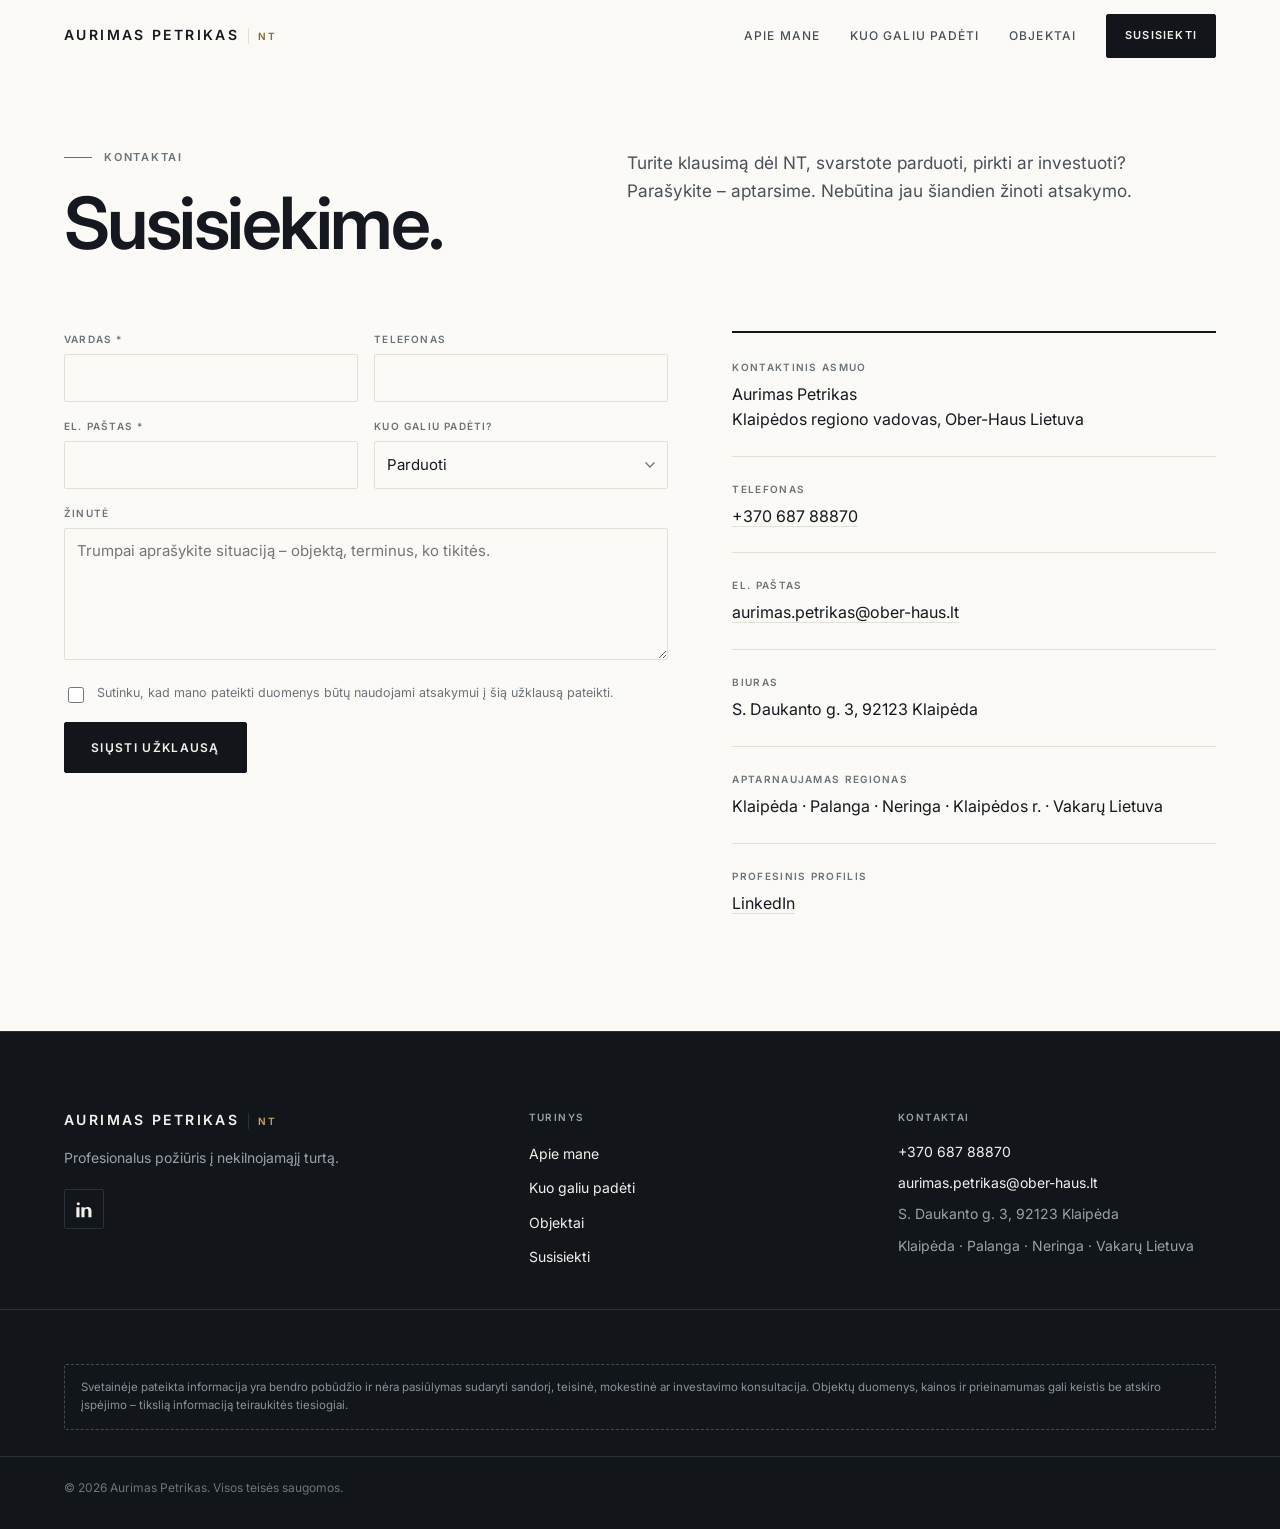
<file: susisiekti.html>
<!DOCTYPE html>
<html lang="lt">
<head>
<meta charset="utf-8">
<meta name="viewport" content="width=device-width, initial-scale=1">

<title>Susisiekti | Aurimas Petrikas – NT Klaipėdoje</title>
<meta name="description" content="Susisiekite dėl nekilnojamojo turto pardavimo, pirkimo, investicijų ar komercinių patalpų Klaipėdoje, Palangoje ir Vakarų Lietuvoje. Telefonas +370 687 88870.">
<meta name="robots" content="index, follow">

<link rel="canonical" href="https://www.aurimas.pro/susisiekti.html">
<meta property="og:url" content="https://www.aurimas.pro/susisiekti.html">
<meta property="og:type" content="website">
<meta property="og:locale" content="lt_LT">
<meta property="og:title" content="Susisiekti | Aurimas Petrikas">
<meta property="og:description" content="Turite klausimą dėl NT? Parašykite arba skambinkite – aptarsime jūsų situaciją.">
<meta property="og:image" content="https://www.aurimas.pro/assets/img/og-image.jpg">
<meta property="og:image:width" content="1200">
<meta property="og:image:height" content="628">
<meta property="og:image:type" content="image/jpeg">
<meta property="og:image:alt" content="Aurimas Petrikas – NT sprendimai, paremti patirtimi">
<meta name="twitter:card" content="summary_large_image">
<meta name="twitter:image" content="https://www.aurimas.pro/assets/img/og-image.jpg">

<meta name="theme-color" content="#12161B">
<link rel="icon" href="assets/img/favicon.svg" type="image/svg+xml">

<link rel="preconnect" href="https://fonts.googleapis.com">
<link rel="preconnect" href="https://fonts.gstatic.com" crossorigin>
<link rel="stylesheet" href="https://fonts.googleapis.com/css2?family=Inter:wght@400;500;600&display=swap">
<link rel="stylesheet" href="assets/css/style.css">
</head>
<body>

<a class="skip" href="#turinys">Pereiti prie turinio</a>

<!-- ======================= NAVIGACIJA ======================= -->
<header class="nav" id="nav">
  <div class="nav__inner">
    <a class="brand" href="index.html" aria-label="Aurimas Petrikas – pradžia">
      <span class="brand__name">Aurimas Petrikas</span>
      <span class="brand__mark">NT</span>
    </a>

    <button class="nav__toggle" id="navToggle" aria-label="Atidaryti meniu"
            aria-expanded="false" aria-controls="navMenu"><span></span></button>

    <nav class="nav__menu" id="navMenu" aria-label="Pagrindinė navigacija">
      <a class="nav__link" href="apie-mane.html">Apie mane</a>
      <a class="nav__link" href="kuo-galiu-padeti.html">Kuo galiu padėti</a>
      <a class="nav__link js-listings" href="https://www.ober-haus.lt/darbuotoju-kontaktai/aurimas-petrikas/?objektai"
         target="_blank" rel="noopener">Objektai</a>
      <a class="btn btn--sm" href="susisiekti.html" aria-current="page">Susisiekti</a>
    </nav>
  </div>
</header>

<main class="page" id="turinys">

<!-- ======================= KONTAKTAI ======================= -->
<section class="section page-head" id="kontaktai">
  <div class="wrap">
    <div class="sec-head">
      <div class="sec-head__title">
        <p class="eyebrow">Kontaktai</p>
        <h1 class="h-display">Susisiekime.</h1>
      </div>
      <p class="lede">
        Turite klausimą dėl NT, svarstote parduoti, pirkti ar investuoti?
        Parašykite – aptarsime. Nebūtina jau šiandien žinoti atsakymo.
      </p>
    </div>

    <div class="contact__grid">
      <form class="form" id="contactForm" novalidate>
        <div class="form__row">
          <div class="field">
            <label for="c-name">Vardas *</label>
            <input id="c-name" name="vardas" type="text" autocomplete="name" required>
          </div>
          <div class="field">
            <label for="c-phone">Telefonas</label>
            <input id="c-phone" name="telefonas" type="tel" autocomplete="tel">
          </div>
        </div>

        <div class="form__row">
          <div class="field">
            <label for="c-email">El. paštas *</label>
            <input id="c-email" name="elpastas" type="email" autocomplete="email" required>
          </div>
          <div class="field">
            <label for="c-topic">Kuo galiu padėti?</label>
            <select id="c-topic" name="tema">
              <option>Parduoti</option>
              <option>Pirkti</option>
              <option>Investuoti</option>
              <option>Komercinis NT</option>
              <option>Sklypas</option>
              <option>Kita</option>
            </select>
          </div>
        </div>

        <div class="field">
          <label for="c-msg">Žinutė</label>
          <textarea id="c-msg" name="zinute"
                    placeholder="Trumpai aprašykite situaciją – objektą, terminus, ko tikitės."></textarea>
        </div>

        <label class="consent">
          <input type="checkbox" id="c-consent" required>
          <span>Sutinku, kad mano pateikti duomenys būtų naudojami atsakymui į šią
          užklausą pateikti.</span>
        </label>

        <p class="form__status" id="formStatus" hidden role="status"></p>

        <div class="btn-row">
          <button class="btn" type="submit">Siųsti užklausą</button>
        </div>
      </form>

      <aside class="contact__info">
        <div class="contact__block">
          <p class="contact__k">Kontaktinis asmuo</p>
          <p class="contact__v">Aurimas Petrikas</p>
          <p class="contact__small">Klaipėdos regiono vadovas, Ober-Haus Lietuva</p>
        </div>
        <div class="contact__block">
          <p class="contact__k">Telefonas</p>
          <p class="contact__v"><a id="cPhone" href="#">+370 687 88870</a></p>
        </div>
        <div class="contact__block">
          <p class="contact__k">El. paštas</p>
          <p class="contact__v"><a id="cEmail" href="#">aurimas.petrikas@ober-haus.lt</a></p>
        </div>
        <div class="contact__block">
          <p class="contact__k">Biuras</p>
          <p class="contact__v">S. Daukanto g. 3, 92123 Klaipėda</p>
        </div>
        <div class="contact__block">
          <p class="contact__k">Aptarnaujamas regionas</p>
          <p class="contact__small">Klaipėda · Palanga · Neringa · Klaipėdos r. · Vakarų Lietuva</p>
        </div>
        <div class="contact__block">
          <p class="contact__k">Profesinis profilis</p>
          <p class="contact__v">
            <a id="cLinkedin" href="#" target="_blank" rel="noopener">LinkedIn</a>
          </p>
        </div>
      </aside>
    </div>
  </div>
</section>

</main>

<!-- ======================= FOOTER ======================= -->
<footer class="footer">
  <div class="wrap">
    <div class="footer__top">
      <div>
        <span class="brand">
          <span class="brand__name">Aurimas Petrikas</span>
          <span class="brand__mark">NT</span>
        </span>
        <p class="footer__tag">Profesionalus požiūris į nekilnojamąjį turtą.</p>
        <div class="footer__social" id="social"></div>
      </div>

      <div>
        <p class="footer__h">Turinys</p>
        <ul class="footer__nav">
          <li><a href="apie-mane.html">Apie mane</a></li>
          <li><a href="kuo-galiu-padeti.html">Kuo galiu padėti</a></li>
          <li><a class="js-listings" href="https://www.ober-haus.lt/darbuotoju-kontaktai/aurimas-petrikas/?objektai"
                 target="_blank" rel="noopener">Objektai</a></li>
          <li><a href="susisiekti.html">Susisiekti</a></li>
        </ul>
      </div>

      <div>
        <p class="footer__h">Kontaktai</p>
        <ul class="footer__contact" id="footerContact"></ul>
      </div>
    </div>

    <div class="legal">
      <p class="footer__h" id="legalHead" hidden>Teisinė informacija</p>
      <div class="legal__grid" id="legalGrid"></div>
      <div class="legal__links" id="legalLinks"></div>

      <p class="disclaimer">
        Svetainėje pateikta informacija yra bendro pobūdžio ir nėra pasiūlymas
        sudaryti sandorį, teisinė, mokestinė ar investavimo konsultacija.
        Objektų duomenys, kainos ir prieinamumas gali keistis be atskiro
        įspėjimo – tikslią informaciją teiraukitės tiesiogiai.
      </p>

      <div class="legal__bar">
        <span>&copy; <span id="year">2026</span> Aurimas Petrikas. Visos teisės saugomos.</span>
      </div>
    </div>
  </div>
</footer>

<!-- ======================= MOBILI KONTAKTŲ JUOSTA =======================
     Rodoma tik telefone ir planšetėje (iki 900 px), visuose puslapiuose.
     Adresai sinchronizuojami iš assets/js/data.js, bet įrašyti ir čia,
     kad veiktų be JavaScript. -->
<div class="mobile-bar" role="group" aria-label="Greitieji kontaktai">
  <a class="mobile-bar__icon js-tel" href="tel:+37068788870" aria-label="Skambinti Aurimui">
    <svg width="20" height="20" viewBox="0 0 24 24" aria-hidden="true">
      <path fill="currentColor" d="M6.6 10.8c1.4 2.8 3.8 5.1 6.6 6.6l2.2-2.2c.3-.3.7-.4 1-.2 1.1.4 2.3.6 3.6.6.6 0 1 .4 1 1V20c0 .6-.4 1-1 1-9.4 0-17-7.6-17-17 0-.6.4-1 1-1h3.5c.6 0 1 .4 1 1 0 1.2.2 2.4.6 3.6.1.4 0 .7-.2 1l-2.3 2.2z"/>
    </svg>
  </a>
  <a class="mobile-bar__icon js-mail" href="mailto:aurimas.petrikas@ober-haus.lt" aria-label="Rašyti el. laišką">
    <svg width="20" height="20" viewBox="0 0 24 24" aria-hidden="true">
      <path fill="currentColor" d="M3 5h18c.6 0 1 .4 1 1v12c0 .6-.4 1-1 1H3c-.6 0-1-.4-1-1V6c0-.6.4-1 1-1zm9 8L4.2 7.4v10.1h15.6V7.4L12 13z"/>
    </svg>
  </a>
  <a class="mobile-bar__cta" href="susisiekti.html">Nemokama konsultacija</a>
</div>

<script src="assets/js/data.js"></script>
<script src="assets/js/main.js"></script>
</body>
</html>
</file>
<file: assets/css/style.css>
/* =============================================================================
   AURIMAS PETRIKAS – NT
   Originali dizaino sistema. Santūri, redakcinė, be perteklinių efektų.
   ========================================================================== */

/* --- 1. Tokens ------------------------------------------------------------ */

:root {
  /* Paviršiai */
  --paper:      #FBFAF7;   /* šiltas nebaltas fonas */
  --white:      #FFFFFF;
  --ink:        #12161B;   /* tamsios sekcijos */
  --ink-soft:   #1A1F26;
  --ink-line:   #2A3038;

  /* Tekstas */
  --text:       #15191F;
  --text-mid:   #4A5058;
  --text-mute:  #6B7278;
  --on-ink:     #F2F0EB;
  --on-ink-mute:#9AA1A9;

  /* Linijos */
  --line:       #E3E0D9;
  --line-soft:  #EEECE6;

  /* Akcentas – prislopintas bronzos tonas, naudojamas taupiai */
  --accent:     #8A6636;
  --accent-ink: #C6A56F;

  /* Smėlio juosta (skaičiai pagrindiniame puslapyje) */
  --sand:       #DBC5A0;

  /* Matmenys */
  --wrap:       1280px;
  --gutter:     clamp(20px, 5vw, 64px);
  --sec-y:      clamp(72px, 9vw, 132px);
  --nav-h:      72px;

  /* Tipografija */
  --sans: 'Inter', -apple-system, BlinkMacSystemFont, 'Segoe UI', Roboto,
          'Helvetica Neue', Arial, sans-serif;

  --ease: cubic-bezier(.22, .61, .36, 1);
}

/* --- 2. Reset ------------------------------------------------------------- */

*, *::before, *::after { box-sizing: border-box; }

html {
  -webkit-text-size-adjust: 100%;
  scroll-behavior: smooth;
  scroll-padding-top: calc(var(--nav-h) + 8px);
}

body {
  margin: 0;
  background: var(--paper);
  color: var(--text);
  font-family: var(--sans);
  font-size: 16px;
  line-height: 1.6;
  font-weight: 400;
  -webkit-font-smoothing: antialiased;
  -moz-osx-font-smoothing: grayscale;
  overflow-x: hidden;
}

img { max-width: 100%; display: block; }
button { font: inherit; color: inherit; }
a { color: inherit; }

h1, h2, h3, h4 { margin: 0; font-weight: 600; letter-spacing: -.02em; line-height: 1.12; }
p { margin: 0; }
ul { margin: 0; padding: 0; list-style: none; }
/* Naršyklės <figure> numatytai turi margin: 1em 40px – dėl to po nuotraukomis
   atsirasdavo 16 px tarpas, o iš šonų jos būdavo suspaustos. */
figure { margin: 0; }

:focus-visible {
  outline: 2px solid var(--accent);
  outline-offset: 3px;
}

@media (prefers-reduced-motion: reduce) {
  html { scroll-behavior: auto; }
  *, *::before, *::after {
    animation-duration: .001ms !important;
    transition-duration: .001ms !important;
  }
}

/* --- 3. Layout primitives ------------------------------------------------- */

.wrap {
  width: 100%;
  max-width: var(--wrap);
  margin-inline: auto;
  padding-inline: var(--gutter);
}

.section { padding-block: var(--sec-y); }
.section--white { background: var(--white); }
.section--ink   { background: var(--ink); color: var(--on-ink); }
.section--tight { padding-block: clamp(56px, 7vw, 96px); }

.rule { height: 1px; background: var(--line); border: 0; margin: 0; }

.skip {
  position: absolute; left: -9999px; top: 0;
  background: var(--ink); color: var(--on-ink);
  padding: 12px 20px; z-index: 200;
}
.skip:focus { left: 0; }

/* --- 4. Typography -------------------------------------------------------- */

.eyebrow {
  font-size: 11px;
  font-weight: 600;
  letter-spacing: .16em;
  text-transform: uppercase;
  color: var(--text-mute);
  display: flex;
  align-items: center;
  gap: 12px;
}
.eyebrow::before {
  content: '';
  width: 28px; height: 1px;
  background: var(--accent);
  flex: none;
}
.section--ink .eyebrow { color: var(--on-ink-mute); }
.section--ink .eyebrow::before { background: var(--accent-ink); }

.h-display {
  font-size: clamp(38px, 6vw, 72px);
  letter-spacing: -.035em;
  line-height: 1.03;
  text-wrap: balance;
}
.h-section {
  font-size: clamp(28px, 3.6vw, 44px);
  letter-spacing: -.028em;
  line-height: 1.1;
  text-wrap: balance;
}
.h-sub {
  font-size: clamp(20px, 2.2vw, 26px);
  letter-spacing: -.02em;
}

.lede {
  font-size: clamp(16px, 1.35vw, 19px);
  line-height: 1.62;
  color: var(--text-mid);
  max-width: 62ch;
}
.section--ink .lede { color: var(--on-ink-mute); }

.body-text { color: var(--text-mid); max-width: 64ch; }
.section--ink .body-text { color: var(--on-ink-mute); }

.num {
  font-size: 12px;
  font-weight: 600;
  letter-spacing: .1em;
  color: var(--accent);
  font-variant-numeric: tabular-nums;
}
.section--ink .num { color: var(--accent-ink); }

/* --- 5. Buttons ----------------------------------------------------------- */

.btn {
  --btn-bg: var(--ink);
  --btn-fg: var(--on-ink);
  --btn-bd: var(--ink);
  display: inline-flex;
  align-items: center;
  justify-content: center;
  gap: 10px;
  padding: 15px 26px;
  min-height: 50px;
  background: var(--btn-bg);
  color: var(--btn-fg);
  border: 1px solid var(--btn-bd);
  border-radius: 2px;
  font-size: 12px;
  font-weight: 600;
  letter-spacing: .11em;
  text-transform: uppercase;
  text-decoration: none;
  cursor: pointer;
  transition: background .22s var(--ease), color .22s var(--ease),
              border-color .22s var(--ease);
}
.btn:hover { --btn-bg: var(--accent); --btn-bd: var(--accent); --btn-fg: #fff; }

.btn--ghost { --btn-bg: transparent; --btn-fg: var(--text); --btn-bd: #C9C5BC; }
.btn--ghost:hover { --btn-bg: var(--ink); --btn-fg: var(--on-ink); --btn-bd: var(--ink); }

.btn--on-ink { --btn-bg: var(--on-ink); --btn-fg: var(--ink); --btn-bd: var(--on-ink); }
.btn--on-ink:hover { --btn-bg: var(--accent-ink); --btn-bd: var(--accent-ink); --btn-fg: var(--ink); }

.btn--ghost-ink { --btn-bg: transparent; --btn-fg: var(--on-ink); --btn-bd: #3C434C; }
.btn--ghost-ink:hover { --btn-bg: var(--on-ink); --btn-fg: var(--ink); --btn-bd: var(--on-ink); }

.btn--sm { padding: 11px 18px; min-height: 44px; font-size: 11px; }

.btn-row { display: flex; flex-wrap: wrap; gap: 12px; }

/* Tekstinė nuoroda su pabraukimu per hover */
.link-arrow {
  display: inline-flex;
  align-items: center;
  gap: 8px;
  font-size: 12px;
  font-weight: 600;
  letter-spacing: .1em;
  text-transform: uppercase;
  text-decoration: none;
  color: var(--text);
  border-bottom: 1px solid var(--line);
  padding-bottom: 4px;
  transition: border-color .22s var(--ease), color .22s var(--ease);
}
.link-arrow:hover { color: var(--accent); border-color: var(--accent); }
.link-arrow svg { transition: transform .22s var(--ease); }
.link-arrow:hover svg { transform: translateX(3px); }

/* --- 6. Navigation -------------------------------------------------------- */

.nav {
  position: fixed;
  inset: 0 0 auto 0;
  z-index: 100;
  height: var(--nav-h);
  display: flex;
  align-items: center;
  background: rgba(251, 250, 247, 0);
  border-bottom: 1px solid transparent;
  transition: background .3s var(--ease), border-color .3s var(--ease);
}
.nav.is-stuck {
  background: rgba(251, 250, 247, .94);
  backdrop-filter: saturate(180%) blur(12px);
  -webkit-backdrop-filter: saturate(180%) blur(12px);
  border-bottom-color: var(--line);
}

.nav__inner {
  width: 100%;
  max-width: var(--wrap);
  margin-inline: auto;
  padding-inline: var(--gutter);
  display: flex;
  align-items: center;
  justify-content: space-between;
  gap: 24px;
}

/* Žodinis logotipas – tipografinis, ne grafinis ženklas.
   Turint tikrą logotipo failą: pakeisti .brand vidų <img> elementu. */
.brand {
  display: flex;
  align-items: baseline;
  gap: 9px;
  text-decoration: none;
  white-space: nowrap;
}
.brand__name {
  font-size: 14px;
  font-weight: 600;
  letter-spacing: .17em;
  text-transform: uppercase;
}
.brand__mark {
  font-size: 10px;
  font-weight: 600;
  letter-spacing: .17em;
  color: var(--accent);
  border-left: 1px solid var(--line);
  padding-left: 9px;
}

.nav__menu { display: flex; align-items: center; gap: 30px; }

.nav__link {
  font-size: 12px;
  font-weight: 500;
  letter-spacing: .09em;
  text-transform: uppercase;
  text-decoration: none;
  color: var(--text-mid);
  position: relative;
  padding-block: 6px;
  transition: color .2s var(--ease);
}
.nav__link::after {
  content: '';
  position: absolute;
  left: 0; right: 0; bottom: 0;
  height: 1px;
  background: var(--accent);
  transform: scaleX(0);
  transform-origin: left;
  transition: transform .25s var(--ease);
}
.nav__link:hover { color: var(--text); }
.nav__link:hover::after,
.nav__link[aria-current='page']::after { transform: scaleX(1); }
.nav__link[aria-current='page'] { color: var(--text); }

.nav__toggle {
  display: none;
  width: 44px; height: 44px;
  margin-right: -10px;
  background: none;
  border: 0;
  cursor: pointer;
  align-items: center;
  justify-content: center;
}
.nav__toggle span {
  display: block;
  width: 22px; height: 1.5px;
  background: var(--text);
  position: relative;
  transition: background .2s var(--ease);
}
.nav__toggle span::before,
.nav__toggle span::after {
  content: '';
  position: absolute;
  left: 0;
  width: 22px; height: 1.5px;
  background: var(--text);
  transition: transform .28s var(--ease);
}
.nav__toggle span::before { top: -7px; }
.nav__toggle span::after  { top: 7px; }

.nav.is-open .nav__toggle span { background: transparent; }
.nav.is-open .nav__toggle span::before { transform: translateY(7px) rotate(45deg); }
.nav.is-open .nav__toggle span::after  { transform: translateY(-7px) rotate(-45deg); }

@media (max-width: 940px) {
  .nav__toggle { display: flex; }
  .nav__menu {
    position: fixed;
    inset: var(--nav-h) 0 auto 0;
    flex-direction: column;
    align-items: stretch;
    gap: 0;
    background: var(--paper);
    border-bottom: 1px solid var(--line);
    padding: 8px var(--gutter) 24px;
    max-height: calc(100dvh - var(--nav-h));
    overflow-y: auto;
    transform: translateY(-8px);
    opacity: 0;
    visibility: hidden;
    transition: opacity .25s var(--ease), transform .25s var(--ease),
                visibility .25s;
  }
  .nav.is-open .nav__menu {
    opacity: 1; visibility: visible; transform: none;
  }
  .nav__link {
    font-size: 15px;
    letter-spacing: .05em;
    padding: 16px 0;
    border-bottom: 1px solid var(--line-soft);
  }
  .nav__link::after { display: none; }
  .nav__menu .btn { margin-top: 20px; width: 100%; }
  .nav.is-open { background: rgba(251,250,247,.98); border-bottom-color: transparent; }
}

/* --- 7. Hero -------------------------------------------------------------- */

.hero {
  padding-top: calc(var(--nav-h) + clamp(40px, 7vw, 92px));
  padding-bottom: 0;
  position: relative;
}
.hero__grid {
  display: grid;
  grid-template-columns: 1.08fr .92fr;
  gap: clamp(32px, 5vw, 72px);
  align-items: end;
}
.hero__copy { padding-bottom: clamp(48px, 6vw, 88px); }
.hero__title { margin-bottom: 26px; }
.hero__title span { display: block; }
.hero__title .accent-line { color: var(--text-mid); }
.hero__lede { margin-bottom: 36px; }
.hero__cta { margin-bottom: 0; }

/* Portretas ant tamsios plokštumos – iškirpta nuotrauka su permatomu fonu */
.hero__figure {
  position: relative;
  align-self: end;
  min-height: 380px;
  display: flex;
  align-items: flex-end;
  justify-content: center;
}
/* Portreto fonas – tokia pat spalva kaip svetainės. Nuotraukos fonas
   permatomas (alfa = 0), todėl portretas įsilieja be jokio rėmelio. */
.hero__figure::before {
  content: '';
  position: absolute;
  inset: 12% 0 0 0;
  background: var(--paper);
}
.hero__portrait {
  position: relative;
  width: 100%;
  max-width: 480px;
  height: auto;
  object-fit: contain;
  object-position: bottom center;
  /* Spalvota nuotrauka. Fonas nuotraukoje permatomas, todėl matosi tamsi
     svetainės plokštuma – taip portretas derinasi prie bendro dizaino. */
  filter: contrast(1.03) saturate(1.02);
}

@media (max-width: 900px) {
  .hero__grid { grid-template-columns: 1fr; gap: 0; }
  .hero__copy { padding-bottom: 44px; }
  .hero__figure { min-height: 0; }
  .hero__figure::before { inset: 18% 0 0 0; }
  .hero__portrait { max-width: 360px; }
}

/* --- 8. Bendra sekcijų antraštė ------------------------------------------- */

.sec-head {
  display: grid;
  grid-template-columns: minmax(0, 1fr) minmax(0, 1.15fr);
  gap: clamp(24px, 4vw, 64px);
  align-items: start;
  margin-bottom: clamp(44px, 5.5vw, 76px);
}
.sec-head__title .eyebrow { margin-bottom: 20px; }
@media (max-width: 820px) {
  .sec-head { grid-template-columns: 1fr; }
}

/* --- 9. Apie mane --------------------------------------------------------- */

.about__grid {
  display: grid;
  grid-template-columns: .85fr 1.15fr;
  gap: clamp(32px, 5vw, 80px);
  align-items: start;
}
.about__aside {
  position: sticky;
  top: calc(var(--nav-h) + 40px);
}
.about__card {
  border: 1px solid var(--line);
  background: var(--white);
  padding: 28px;
}
.about__card dt {
  font-size: 11px;
  font-weight: 600;
  letter-spacing: .13em;
  text-transform: uppercase;
  color: var(--text-mute);
  margin-bottom: 5px;
}
.about__card dd {
  margin: 0 0 20px;
  font-size: 15px;
  color: var(--text);
  line-height: 1.5;
}
.about__card dd:last-of-type { margin-bottom: 0; }
.about__text > * + * { margin-top: 20px; }
.about__text .h-sub { margin-bottom: 6px; }

@media (max-width: 900px) {
  .about__grid { grid-template-columns: 1fr; }
  .about__aside { position: static; }
}

/* --- 10. Numeruotas sąrašas (privalumai, procesas) ------------------------ */

.stack { border-top: 1px solid var(--line); }
.section--ink .stack { border-top-color: var(--ink-line); }

.stack__item {
  display: grid;
  grid-template-columns: 68px minmax(0, 1fr) minmax(0, 1.3fr);
  gap: clamp(16px, 3vw, 44px);
  align-items: baseline;
  padding: clamp(24px, 3vw, 34px) 0;
  border-bottom: 1px solid var(--line);
  transition: background .25s var(--ease);
}
.section--ink .stack__item { border-bottom-color: var(--ink-line); }
.stack__item:hover { background: rgba(138, 102, 54, .035); }
.section--ink .stack__item:hover { background: rgba(198, 165, 111, .05); }

.stack__title {
  font-size: clamp(15px, 1.5vw, 17px);
  font-weight: 600;
  letter-spacing: .01em;
}
.stack__body { color: var(--text-mid); font-size: 15px; }
.section--ink .stack__body { color: var(--on-ink-mute); }

@media (max-width: 780px) {
  .stack__item {
    grid-template-columns: 44px minmax(0, 1fr);
    row-gap: 8px;
    align-items: start;
  }
  .stack__body { grid-column: 2; }
}

/* --- 11. Paslaugos -------------------------------------------------------- */

.services {
  display: grid;
  grid-template-columns: repeat(auto-fit, minmax(210px, 1fr));
  border-top: 1px solid var(--line);
  border-left: 1px solid var(--line);
}
.service {
  border-right: 1px solid var(--line);
  border-bottom: 1px solid var(--line);
  padding: clamp(24px, 2.6vw, 34px);
  background: var(--white);
  transition: background .25s var(--ease);
}
.service:hover { background: #FCFBF8; }
.service__num { margin-bottom: 18px; display: block; }
.service__title {
  font-size: 13px;
  font-weight: 600;
  letter-spacing: .11em;
  text-transform: uppercase;
  margin-bottom: 16px;
  padding-bottom: 16px;
  border-bottom: 1px solid var(--line);
}
.service li {
  font-size: 14px;
  color: var(--text-mid);
  padding: 5px 0 5px 16px;
  position: relative;
}
.service li::before {
  content: '';
  position: absolute;
  left: 0; top: 14px;
  width: 5px; height: 1px;
  background: var(--accent);
}

/* --- 12. Patirtis --------------------------------------------------------- */

.exp-grid {
  display: grid;
  grid-template-columns: repeat(auto-fit, minmax(260px, 1fr));
  gap: 1px;
  background: var(--line);
  border: 1px solid var(--line);
}
.exp {
  background: var(--paper);
  padding: clamp(24px, 2.8vw, 36px);
}
.exp__k {
  font-size: 11px;
  font-weight: 600;
  letter-spacing: .13em;
  text-transform: uppercase;
  color: var(--accent);
  margin-bottom: 14px;
}
.exp__t { font-size: 17px; font-weight: 600; margin-bottom: 8px; letter-spacing: -.015em; }
.exp__d { font-size: 14px; color: var(--text-mid); }

.facts {
  display: grid;
  grid-template-columns: repeat(auto-fit, minmax(180px, 1fr));
  gap: clamp(20px, 3vw, 40px);
  margin-top: clamp(40px, 5vw, 64px);
  padding-top: clamp(32px, 4vw, 48px);
  border-top: 1px solid var(--line);
}
.fact__v {
  font-size: clamp(26px, 3vw, 36px);
  font-weight: 600;
  letter-spacing: -.03em;
  margin-bottom: 6px;
}
.fact__l { font-size: 13px; color: var(--text-mute); line-height: 1.45; }

/* --- 13. Citata ----------------------------------------------------------- */

.quote-sec { position: relative; }
.quote {
  max-width: 22ch;
  font-size: clamp(26px, 4vw, 46px);
  font-weight: 500;
  letter-spacing: -.03em;
  line-height: 1.22;
  margin: 0;
}
.quote__wrap {
  display: grid;
  grid-template-columns: minmax(0, 1.4fr) minmax(0, 1fr);
  gap: clamp(28px, 5vw, 72px);
  align-items: end;
}
.quote__mark {
  font-size: 64px;
  line-height: .6;
  color: var(--accent-ink);
  margin-bottom: 18px;
  display: block;
}
.quote__by {
  font-size: 12px;
  font-weight: 600;
  letter-spacing: .13em;
  text-transform: uppercase;
  color: var(--on-ink-mute);
  padding-top: 20px;
  border-top: 1px solid var(--ink-line);
}
@media (max-width: 820px) {
  .quote__wrap { grid-template-columns: 1fr; align-items: start; }
  .quote { max-width: none; }
}

/* --- 14. Objektai: paieška ------------------------------------------------ */

.filters {
  border: 1px solid var(--line);
  background: var(--white);
  padding: clamp(18px, 2.2vw, 26px);
  margin-bottom: 32px;
}

.seg {
  display: inline-flex;
  border: 1px solid var(--line);
  border-radius: 2px;
  overflow: hidden;
  margin-bottom: 18px;
}
.seg button {
  padding: 10px 20px;
  background: transparent;
  border: 0;
  cursor: pointer;
  font-size: 11px;
  font-weight: 600;
  letter-spacing: .1em;
  text-transform: uppercase;
  color: var(--text-mute);
  transition: background .2s var(--ease), color .2s var(--ease);
}
.seg button + button { border-left: 1px solid var(--line); }
.seg button[aria-pressed='true'] { background: var(--ink); color: var(--on-ink); }

.filters__grid {
  display: grid;
  grid-template-columns: repeat(auto-fit, minmax(150px, 1fr));
  gap: 14px;
  align-items: end;
}

.field label {
  display: block;
  font-size: 10px;
  font-weight: 600;
  letter-spacing: .12em;
  text-transform: uppercase;
  color: var(--text-mute);
  margin-bottom: 7px;
}
.field select,
.field input {
  width: 100%;
  height: 44px;
  padding: 0 12px;
  background: var(--paper);
  border: 1px solid var(--line);
  border-radius: 2px;
  font-family: inherit;
  font-size: 14px;
  color: var(--text);
  transition: border-color .2s var(--ease);
}
.field select {
  appearance: none;
  background-image: url("data:image/svg+xml;charset=utf8,%3Csvg xmlns='http://www.w3.org/2000/svg' width='10' height='6' viewBox='0 0 10 6'%3E%3Cpath d='M1 1l4 4 4-4' stroke='%236B7278' stroke-width='1.3' fill='none' stroke-linecap='square'/%3E%3C/svg%3E");
  background-repeat: no-repeat;
  background-position: right 12px center;
  padding-right: 30px;
}
.field select:focus,
.field input:focus { border-color: var(--accent); outline: none; }

.filters__actions {
  display: flex;
  flex-wrap: wrap;
  align-items: center;
  gap: 12px;
  margin-top: 18px;
  padding-top: 18px;
  border-top: 1px solid var(--line-soft);
}
.filters__count {
  font-size: 13px;
  color: var(--text-mute);
  margin-right: auto;
}
.btn-reset {
  background: none;
  border: 0;
  cursor: pointer;
  font-size: 12px;
  letter-spacing: .06em;
  color: var(--text-mute);
  text-decoration: underline;
  text-underline-offset: 3px;
  padding: 8px 0;
}
.btn-reset:hover { color: var(--accent); }

.sort-inline { display: flex; align-items: center; gap: 10px; }
.sort-inline label {
  font-size: 10px; font-weight: 600; letter-spacing: .12em;
  text-transform: uppercase; color: var(--text-mute); margin: 0;
}
.sort-inline select { height: 40px; width: auto; min-width: 170px; }

/* --- 15. Objektai: tinklelis ---------------------------------------------- */

.grid-props {
  display: grid;
  grid-template-columns: repeat(auto-fill, minmax(320px, 1fr));
  gap: clamp(20px, 2.4vw, 30px);
}
@media (max-width: 700px) {
  .grid-props { grid-template-columns: 1fr; }
}

.card {
  display: flex;
  flex-direction: column;
  background: var(--white);
  border: 1px solid var(--line);
  text-align: left;
  padding: 0;
  cursor: pointer;
  border-radius: 2px;
  overflow: hidden;
  transition: border-color .25s var(--ease), transform .25s var(--ease);
}
.card:hover { border-color: #C9C3B6; transform: translateY(-2px); }

.card__media {
  position: relative;
  aspect-ratio: 3 / 2;
  overflow: hidden;
  background: #E9E7E1;
}
.card__media img {
  width: 100%; height: 100%;
  object-fit: cover;
  transition: transform .5s var(--ease);
}
.card:hover .card__media img { transform: scale(1.03); }

.tag {
  position: absolute;
  top: 12px; left: 12px;
  padding: 6px 11px;
  background: rgba(18, 22, 27, .88);
  color: var(--on-ink);
  font-size: 10px;
  font-weight: 600;
  letter-spacing: .11em;
  text-transform: uppercase;
  border-radius: 2px;
  backdrop-filter: blur(4px);
}
.tag--rent { background: rgba(138, 102, 54, .93); }
.tag--featured {
  left: auto; right: 12px;
  background: rgba(251, 250, 247, .93);
  color: var(--text);
}

.card__body { padding: 20px 22px 22px; display: flex; flex-direction: column; flex: 1; }
.card__type {
  font-size: 10px;
  font-weight: 600;
  letter-spacing: .13em;
  text-transform: uppercase;
  color: var(--text-mute);
  margin-bottom: 10px;
}
.card__title {
  font-size: 17px;
  font-weight: 600;
  letter-spacing: -.018em;
  line-height: 1.28;
  margin-bottom: 6px;
}
.card__addr { font-size: 13.5px; color: var(--text-mute); margin-bottom: 16px; }
.card__price {
  font-size: 21px;
  font-weight: 600;
  letter-spacing: -.025em;
  margin-bottom: 2px;
}
.card__ppu { font-size: 12px; color: var(--text-mute); margin-bottom: 16px; }

.card__specs {
  display: flex;
  flex-wrap: wrap;
  gap: 8px 18px;
  margin-top: auto;
  padding-top: 15px;
  border-top: 1px solid var(--line-soft);
  font-size: 13px;
  color: var(--text-mid);
}
.card__specs span { display: inline-flex; align-items: baseline; gap: 5px; }
.card__specs em {
  font-style: normal;
  font-size: 10.5px;
  letter-spacing: .08em;
  text-transform: uppercase;
  color: var(--text-mute);
}

.card__cta {
  margin-top: 16px;
  padding: 6px 0;
  background: none;
  border: 0;
  cursor: pointer;
  align-self: flex-start;
  font-size: 11px;
  font-weight: 600;
  letter-spacing: .12em;
  text-transform: uppercase;
  color: var(--accent);
  display: inline-flex;
  align-items: center;
  gap: 7px;
}
.card__cta svg { transition: transform .22s var(--ease); }
.card:hover .card__cta svg { transform: translateX(3px); }

.empty {
  grid-column: 1 / -1;
  padding: 56px 24px;
  text-align: center;
  border: 1px dashed var(--line);
  color: var(--text-mute);
}

.props__foot {
  display: flex;
  flex-wrap: wrap;
  align-items: center;
  justify-content: space-between;
  gap: 18px;
  margin-top: clamp(28px, 3.5vw, 44px);
  padding-top: 26px;
  border-top: 1px solid var(--line);
}
.props__note { font-size: 12.5px; color: var(--text-mute); max-width: 56ch; }

/* --- 16. Modalinis langas ------------------------------------------------- */

.modal {
  position: fixed;
  inset: 0;
  z-index: 150;
  display: none;
  align-items: flex-start;
  justify-content: center;
  padding: clamp(0px, 4vh, 48px) clamp(0px, 4vw, 32px);
  overflow-y: auto;
  overscroll-behavior: contain;
}
.modal.is-open { display: flex; }
.modal__scrim { position: fixed; inset: 0; background: rgba(12, 15, 19, .62); }

.modal__panel {
  position: relative;
  width: 100%;
  max-width: 1040px;
  background: var(--paper);
  border-radius: 2px;
  animation: rise .3s var(--ease);
}
@keyframes rise { from { opacity: 0; transform: translateY(10px); } }

.modal__close {
  position: absolute;
  top: 14px; right: 14px;
  z-index: 3;
  width: 42px; height: 42px;
  display: grid;
  place-items: center;
  background: rgba(251, 250, 247, .94);
  border: 1px solid var(--line);
  border-radius: 2px;
  cursor: pointer;
  transition: background .2s var(--ease), color .2s var(--ease);
}
.modal__close:hover { background: var(--ink); color: var(--on-ink); border-color: var(--ink); }

.gal__main {
  aspect-ratio: 16 / 9;
  background: #DDDAD3;
  overflow: hidden;
}
.gal__main img { width: 100%; height: 100%; object-fit: cover; }
.gal__thumbs { display: flex; gap: 2px; background: var(--line); }
.gal__thumbs button {
  flex: 1;
  aspect-ratio: 16 / 9;
  padding: 0;
  border: 0;
  cursor: pointer;
  overflow: hidden;
  opacity: .55;
  transition: opacity .2s var(--ease);
  background: #DDDAD3;
}
.gal__thumbs button img { width: 100%; height: 100%; object-fit: cover; }
.gal__thumbs button[aria-current='true'],
.gal__thumbs button:hover { opacity: 1; }

.modal__body { padding: clamp(22px, 3.2vw, 40px); }
.modal__head {
  display: flex;
  flex-wrap: wrap;
  justify-content: space-between;
  align-items: flex-start;
  gap: 18px;
  padding-bottom: 22px;
  border-bottom: 1px solid var(--line);
  margin-bottom: 26px;
}
.modal__price { font-size: clamp(24px, 3vw, 32px); font-weight: 600; letter-spacing: -.03em; }
.modal__ppu { font-size: 13px; color: var(--text-mute); }

.modal__cols {
  display: grid;
  grid-template-columns: minmax(0, 1.35fr) minmax(0, 1fr);
  gap: clamp(24px, 4vw, 48px);
}
@media (max-width: 780px) { .modal__cols { grid-template-columns: 1fr; } }

.specs {
  display: grid;
  grid-template-columns: repeat(auto-fit, minmax(120px, 1fr));
  gap: 1px;
  background: var(--line);
  border: 1px solid var(--line);
  margin-bottom: 26px;
}
.specs > div { background: var(--paper); padding: 15px 16px; }
.specs dt {
  font-size: 10px; font-weight: 600; letter-spacing: .12em;
  text-transform: uppercase; color: var(--text-mute); margin-bottom: 5px;
}
.specs dd { margin: 0; font-size: 16px; font-weight: 500; }

.modal h4 {
  font-size: 11px;
  font-weight: 600;
  letter-spacing: .13em;
  text-transform: uppercase;
  color: var(--text-mute);
  margin: 0 0 12px;
}
.feat li {
  font-size: 14px;
  color: var(--text-mid);
  padding: 7px 0 7px 18px;
  border-bottom: 1px solid var(--line-soft);
  position: relative;
}
.feat li::before {
  content: '';
  position: absolute; left: 0; top: 16px;
  width: 6px; height: 1px; background: var(--accent);
}

.modal__aside { align-self: start; }
.modal__agent {
  border: 1px solid var(--line);
  background: var(--white);
  padding: 22px;
  margin-bottom: 16px;
}
.modal__agent-top { display: flex; align-items: center; gap: 14px; margin-bottom: 18px; }
.modal__agent-top img {
  width: 56px; height: 56px;
  border-radius: 50%;
  object-fit: cover;
  object-position: top center;
  background: var(--ink);
}
.modal__agent-name { font-size: 15px; font-weight: 600; letter-spacing: -.01em; }
.modal__agent-role { font-size: 12px; color: var(--text-mute); }
.modal__agent .btn { width: 100%; }
.modal__agent .btn + .btn { margin-top: 8px; }

.modal__map {
  aspect-ratio: 4 / 3;
  border: 1px solid var(--line);
  background:
    repeating-linear-gradient(0deg, transparent 0 23px, var(--line-soft) 23px 24px),
    repeating-linear-gradient(90deg, transparent 0 23px, var(--line-soft) 23px 24px),
    var(--white);
  display: grid;
  place-items: center;
  text-align: center;
  padding: 20px;
  font-size: 12px;
  color: var(--text-mute);
}

.note {
  font-size: 12px;
  color: var(--text-mute);
  padding: 12px 14px;
  border-left: 2px solid var(--accent);
  background: rgba(138, 102, 54, .05);
  margin-top: 20px;
}

/* --- 17. Investuotojams --------------------------------------------------- */

.inv__grid {
  display: grid;
  grid-template-columns: minmax(0, 1fr) minmax(0, 1fr);
  gap: clamp(32px, 5vw, 72px);
  align-items: center;
}
@media (max-width: 900px) { .inv__grid { grid-template-columns: 1fr; } }

.inv__media { position: relative; }
.inv__media img {
  width: 100%;
  height: auto;
  aspect-ratio: 5 / 6;
  object-fit: cover;
  object-position: center;
}
@media (max-width: 900px) {
  .inv__media img { aspect-ratio: 4 / 3; }
}
.inv__tags {
  display: flex;
  flex-wrap: wrap;
  gap: 8px;
  margin: 30px 0 34px;
}
.inv__tags span {
  padding: 9px 16px;
  border: 1px solid var(--ink-line);
  border-radius: 2px;
  font-size: 11px;
  font-weight: 600;
  letter-spacing: .11em;
  text-transform: uppercase;
  color: var(--on-ink-mute);
}

/* --- 18. Atsiliepimas ----------------------------------------------------- */

.tm {
  max-width: 900px;
  margin-inline: auto;
  text-align: center;
}
.tm__quote {
  font-size: clamp(19px, 2.4vw, 28px);
  font-weight: 400;
  letter-spacing: -.02em;
  line-height: 1.42;
  color: var(--text);
  margin-bottom: 22px;
}
.tm__orig {
  font-size: 14px;
  color: var(--text-mute);
  font-style: italic;
  max-width: 68ch;
  margin: 0 auto 26px;
  line-height: 1.6;
}
.tm__by {
  display: inline-flex;
  flex-wrap: wrap;
  justify-content: center;
  align-items: center;
  gap: 6px 14px;
  padding-top: 20px;
  border-top: 1px solid var(--line);
  font-size: 12px;
  font-weight: 600;
  letter-spacing: .12em;
  text-transform: uppercase;
}
.tm__meta { color: var(--text-mute); font-weight: 400; letter-spacing: .06em; text-transform: none; }

/* --- 19. Kontaktai -------------------------------------------------------- */

.contact__grid {
  display: grid;
  grid-template-columns: minmax(0, 1.25fr) minmax(0, 1fr);
  gap: clamp(32px, 5vw, 76px);
  align-items: start;
}
@media (max-width: 900px) { .contact__grid { grid-template-columns: 1fr; } }

.form__row {
  display: grid;
  grid-template-columns: 1fr 1fr;
  gap: 16px;
}
@media (max-width: 620px) { .form__row { grid-template-columns: 1fr; } }
.form > * + * { margin-top: 16px; }

.form textarea {
  width: 100%;
  min-height: 132px;
  padding: 12px;
  background: var(--paper);
  border: 1px solid var(--line);
  border-radius: 2px;
  font-family: inherit;
  font-size: 15px;
  color: var(--text);
  resize: vertical;
  transition: border-color .2s var(--ease);
}
.form textarea:focus { border-color: var(--accent); outline: none; }
.form .field input,
.form .field select { height: 48px; font-size: 15px; }

.consent {
  display: flex;
  gap: 10px;
  align-items: flex-start;
  font-size: 12.5px;
  color: var(--text-mute);
  line-height: 1.5;
}
.consent input { margin-top: 3px; flex: none; width: 16px; height: 16px; accent-color: var(--accent); }

.form__status {
  font-size: 13.5px;
  padding: 12px 14px;
  border-left: 2px solid var(--accent);
  background: rgba(138, 102, 54, .06);
  color: var(--text-mid);
}
.form__status[hidden] { display: none; }

.contact__info { border-top: 2px solid var(--ink); padding-top: 26px; }
.contact__block + .contact__block { margin-top: 24px; padding-top: 24px; border-top: 1px solid var(--line); }
.contact__k {
  font-size: 10px; font-weight: 600; letter-spacing: .13em;
  text-transform: uppercase; color: var(--text-mute); margin-bottom: 7px;
}
/* Visos kontaktų reikšmės – vienodo dydžio, storio ir spalvos, be paryškinimo */
.contact__v,
.contact__small {
  font-size: 16px;
  font-weight: 400;
  letter-spacing: 0;
  line-height: 1.55;
  color: var(--text);
}
.contact__v a { text-decoration: none; border-bottom: 1px solid var(--line); transition: border-color .2s var(--ease); }
.contact__v a:hover { border-color: var(--accent); color: var(--accent); }

/* --- 21. Footer ----------------------------------------------------------- */

.footer {
  background: var(--ink);
  color: var(--on-ink);
  padding-block: clamp(52px, 6vw, 80px) 32px;
  /* Atskiria footerį nuo viršuje esančios sekcijos. Svarbu pagrindiniame
     puslapyje, kur virš jo eina tokios pat tamsios spalvos sekcija –
     be linijos jie susilieja į vieną plotą. */
  border-top: 1px solid var(--ink-line);
}
.footer__top {
  display: grid;
  grid-template-columns: minmax(0, 1.3fr) minmax(0, 1fr) minmax(0, 1fr);
  gap: clamp(28px, 4vw, 60px);
  padding-bottom: 40px;
  border-bottom: 1px solid var(--ink-line);
}
@media (max-width: 820px) { .footer__top { grid-template-columns: 1fr; } }

.footer .brand__name { color: var(--on-ink); }
.footer .brand__mark { color: var(--accent-ink); border-left-color: var(--ink-line); }
.footer__tag { font-size: 14px; color: var(--on-ink-mute); margin-top: 16px; max-width: 34ch; }

.footer__h {
  font-size: 10px; font-weight: 600; letter-spacing: .14em;
  text-transform: uppercase; color: var(--on-ink-mute); margin-bottom: 16px;
}
.footer__nav li + li { margin-top: 9px; }
.footer__nav a,
.footer__contact a {
  font-size: 14px;
  color: var(--on-ink);
  text-decoration: none;
  transition: color .2s var(--ease);
}
.footer__nav a:hover,
.footer__contact a:hover { color: var(--accent-ink); }
.footer__contact li + li { margin-top: 9px; }
.footer__contact li { font-size: 14px; color: var(--on-ink-mute); }

.footer__social { display: flex; gap: 10px; margin-top: 20px; }
.footer__social a {
  width: 40px; height: 40px;
  display: grid; place-items: center;
  border: 1px solid var(--ink-line);
  border-radius: 2px;
  transition: background .2s var(--ease), border-color .2s var(--ease), color .2s var(--ease);
}
.footer__social a:hover { background: var(--on-ink); color: var(--ink); border-color: var(--on-ink); }

.legal { padding-top: 32px; }
.legal__grid {
  display: grid;
  grid-template-columns: repeat(auto-fit, minmax(220px, 1fr));
  gap: 18px 32px;
  margin-bottom: 28px;
}
.legal__k {
  font-size: 9.5px; font-weight: 600; letter-spacing: .14em;
  text-transform: uppercase; color: #6E757D; margin-bottom: 5px;
}
.legal__v { font-size: 12.5px; color: var(--on-ink-mute); line-height: 1.5; }
.is-placeholder {
  color: #8A929A;
  border-bottom: 1px dashed #4A525B;
  padding-bottom: 1px;
}

.legal__links {
  display: flex;
  flex-wrap: wrap;
  gap: 10px 22px;
  padding-top: 22px;
  border-top: 1px solid var(--ink-line);
  font-size: 12px;
}
.legal__links a { color: var(--on-ink-mute); text-decoration: none; border-bottom: 1px solid transparent; }
.legal__links a:hover { color: var(--on-ink); border-bottom-color: var(--accent-ink); }
.legal__links span.disabled { color: #5C636B; cursor: default; }

.legal__bar {
  display: flex;
  flex-wrap: wrap;
  justify-content: space-between;
  gap: 12px 24px;
  margin-top: 26px;
  padding-top: 22px;
  border-top: 1px solid var(--ink-line);
  font-size: 12px;
  color: #6E757D;
}

.disclaimer {
  margin-top: 22px;
  padding: 14px 16px;
  border: 1px dashed #414951;
  border-radius: 2px;
  font-size: 11.5px;
  line-height: 1.55;
  color: #8A929A;
}

/* --- 22. Subtilus pasirodymas -------------------------------------------- */

.reveal { opacity: 0; transform: translateY(12px); }
.reveal.is-in {
  opacity: 1;
  transform: none;
  transition: opacity .6s var(--ease), transform .6s var(--ease);
}
@media (prefers-reduced-motion: reduce) {
  .reveal { opacity: 1; transform: none; }
}

/* --- 23. Utilities -------------------------------------------------------- */

.sr-only {
  position: absolute;
  width: 1px; height: 1px;
  padding: 0; margin: -1px;
  overflow: hidden;
  clip: rect(0 0 0 0);
  white-space: nowrap;
  border: 0;
}
.no-scroll { overflow: hidden; }
.mt-l { margin-top: clamp(32px, 4vw, 52px); }

/* --- 24. Karjeros kelias ir išsilavinimas -------------------------------- */

.cv-block { margin-top: clamp(44px, 5.5vw, 76px); }
.cv-block__h {
  padding-bottom: 18px;
  margin-bottom: 0;
  border-bottom: 2px solid var(--ink);
}

.cv__item {
  display: grid;
  grid-template-columns: 132px minmax(0, 1fr) minmax(0, 1.25fr);
  gap: clamp(16px, 3vw, 40px);
  padding: clamp(22px, 2.8vw, 32px) 0;
  border-bottom: 1px solid var(--line);
}

.cv__years {
  font-size: 13px;
  font-weight: 600;
  letter-spacing: .06em;
  color: var(--text-mute);
  font-variant-numeric: tabular-nums;
  white-space: nowrap;
  display: flex;
  align-items: baseline;
  gap: 9px;
}
.cv__now {
  display: inline-block;
  width: 6px; height: 6px;
  border-radius: 50%;
  background: var(--accent);
  flex: none;
  transform: translateY(-1px);
}

.cv__role {
  font-size: 16px;
  font-weight: 600;
  letter-spacing: -.015em;
  line-height: 1.3;
  margin-bottom: 4px;
}
.cv__org {
  font-size: 12px;
  font-weight: 600;
  letter-spacing: .11em;
  text-transform: uppercase;
  color: var(--accent);
}

.cv__points li {
  font-size: 14.5px;
  color: var(--text-mid);
  line-height: 1.55;
  padding: 4px 0 4px 17px;
  position: relative;
}
.cv__points li::before {
  content: '';
  position: absolute;
  left: 0; top: 15px;
  width: 7px; height: 1px;
  background: var(--line);
}

@media (max-width: 820px) {
  .cv__item {
    grid-template-columns: 1fr;
    row-gap: 12px;
  }
  .cv__years { order: -1; }
}

/* Išsilavinimas */
.edu__item {
  display: grid;
  grid-template-columns: 132px minmax(0, 1fr);
  gap: clamp(16px, 3vw, 40px);
  padding: 22px 0;
  border-bottom: 1px solid var(--line);
  align-items: baseline;
}
.edu__school { font-size: 16px; font-weight: 600; letter-spacing: -.015em; }
.edu__meta { font-size: 14px; color: var(--text-mid); margin-top: 3px; }
.edu__place {
  font-size: 11px;
  font-weight: 600;
  letter-spacing: .11em;
  text-transform: uppercase;
  color: var(--text-mute);
  margin-top: 6px;
}
@media (max-width: 620px) {
  .edu__item { grid-template-columns: 1fr; row-gap: 8px; }
}

/* --- 25. Tuščių teisinės informacijos blokų suskleidimas ------------------ */
/* Kai teisinės informacijos laukai neužpildyti, jie nerodomi. Šios taisyklės
   pašalina po jų likusius tarpus ir kabančias linijas. */
.legal__grid:empty { margin-bottom: 0; }
.legal__links:empty { display: none; }

/* =============================================================================
   26. DAUGIAPUSLAPINĖS STRUKTŪROS KOMPONENTAI
   ========================================================================== */

/* --- Vidinis puslapis: vieta po fiksuota navigacija ---------------------- */
/* Pagrindinio puslapio hero pats turi padding-top, todėl .page jam nereikia. */
.page { padding-top: var(--nav-h); }

/* Pirmoji vidinio puslapio sekcija – šiek tiek mažesnis viršutinis tarpas */
.page-head { padding-top: clamp(48px, 6vw, 84px); }

/* --- Skaičių juosta (smėlio spalvos) ------------------------------------- */

.band {
  background: var(--sand);
  color: var(--text);
  padding-block: clamp(28px, 3.4vw, 40px);
}
.band__grid {
  display: grid;
  grid-template-columns: repeat(4, minmax(0, 1fr));
  gap: clamp(20px, 3vw, 48px);
}
.band__v {
  font-size: clamp(26px, 3.2vw, 40px);
  font-weight: 600;
  letter-spacing: -.03em;
  line-height: 1.05;
  margin-bottom: 8px;
}
.band__l {
  font-size: 13px;
  line-height: 1.45;
  color: rgba(21, 22, 27, .70);
}

@media (max-width: 880px) {
  .band__grid { grid-template-columns: repeat(2, minmax(0, 1fr)); gap: 26px 24px; }
}
@media (max-width: 460px) {
  .band__grid { grid-template-columns: 1fr; gap: 22px; }
  .band__item { display: flex; align-items: baseline; gap: 14px; }
  .band__v { margin-bottom: 0; flex: none; }
  .band__l { font-size: 12.5px; }
}

/* --- Citatos juosta (vidinio puslapio viršus) ---------------------------- */

.quote-band { padding-block: clamp(48px, 6vw, 76px); }
.quote-band .quote__mark { margin-bottom: 10px; }
.quote-band .quote__wrap { align-items: end; }
.quote--wide {
  max-width: 30ch;
  font-size: clamp(26px, 3.6vw, 42px);
}

/* --- Viso pločio nuotraukos juosta po navigacija ------------------------- */

.page-banner { line-height: 0; }
.page-banner img {
  width: 100%;
  /* height:auto būtina – kitaip HTML height atributas nustelbia aspect-ratio */
  height: auto;
  aspect-ratio: 1008 / 286;
  object-fit: cover;
  /* Kadro aukštis: mažesnė reikšmė = rodoma aukštesnė nuotraukos dalis,
     didesnė = žemesnė. 62 % parenka fasadą ir pirmą aukštą, be stogo. */
  object-position: center 62%;
}
@media (max-width: 900px) {
  .page-banner img { aspect-ratio: 16 / 9; }
}

/* =============================================================================
   27. MOBILI KONTAKTŲ JUOSTA
   -----------------------------------------------------------------------------
   Matoma tik telefone ir planšetėje, visuose puslapiuose, slenkant neišnyksta.
   ========================================================================== */

.mobile-bar {
  display: none;
  position: fixed;
  z-index: 90;
  left: 0;
  right: 0;
  bottom: calc(14px + env(safe-area-inset-bottom, 0px));
  justify-content: center;
  align-items: center;
  gap: 10px;
  padding-inline: 14px;
  /* Leidžia paspausti turinį tarpuose tarp mygtukų */
  pointer-events: none;
}
.mobile-bar > * { pointer-events: auto; }

@media (max-width: 900px) {
  .mobile-bar { display: flex; }
  /* Vietos, kad juosta neuždengtų footerio pabaigos */
  body { padding-bottom: 88px; }
}

/* Atidarius meniu juosta netrukdo */
body:has(.nav.is-open) .mobile-bar { display: none; }

.mobile-bar__icon,
.mobile-bar__cta {
  height: 52px;
  background: var(--ink);
  color: var(--on-ink);
  text-decoration: none;
  box-shadow: 0 4px 18px rgba(18, 22, 27, .26);
  transition: background .2s var(--ease);
}
.mobile-bar__icon:active,
.mobile-bar__cta:active { background: var(--accent); }

.mobile-bar__icon {
  width: 52px;
  flex: none;
  border-radius: 50%;
  display: grid;
  place-items: center;
}

.mobile-bar__cta {
  display: inline-flex;
  align-items: center;
  padding: 0 22px;
  border-radius: 999px;
  font-size: 11.5px;
  font-weight: 600;
  letter-spacing: .1em;
  text-transform: uppercase;
  white-space: nowrap;
  min-width: 0;
}

@media (max-width: 400px) {
  .mobile-bar { gap: 8px; }
  .mobile-bar__cta { padding: 0 16px; font-size: 10.5px; letter-spacing: .07em; }
}

/* --- Footerio skiriamosios linijos per visą ekrano plotį ----------------
   Turinį riboja .wrap (iki 1280 px), todėl paprastas border nusitęstų tik
   per turinio plotį. Linija piešiama atskiru pseudoelementu, kuris
   išsitempia per visą lango plotį – kaip ir .footer viršutinė linija.

   100vw įskaičiuoja ir slinkties juostą, todėl linija būtų kelias dešimtis
   pikselių platesnė nei matomas plotas. Apkerpame ties footerio kraštais –
   overflow-x: clip (skirtingai nei hidden) nekuria slinkimo konteinerio. */

.footer { overflow-x: clip; }

.footer__top,
.legal__links,
.legal__bar {
  position: relative;
  border: 0;
}

.footer__top::after,
.legal__links::before,
.legal__bar::before {
  content: '';
  position: absolute;
  left: 50%;
  width: 100vw;
  transform: translateX(-50%);
  height: 1px;
  background: var(--ink-line);
}

.footer__top::after   { bottom: 0; }
.legal__links::before { top: 0; }
.legal__bar::before   { top: 0; }
</file>
